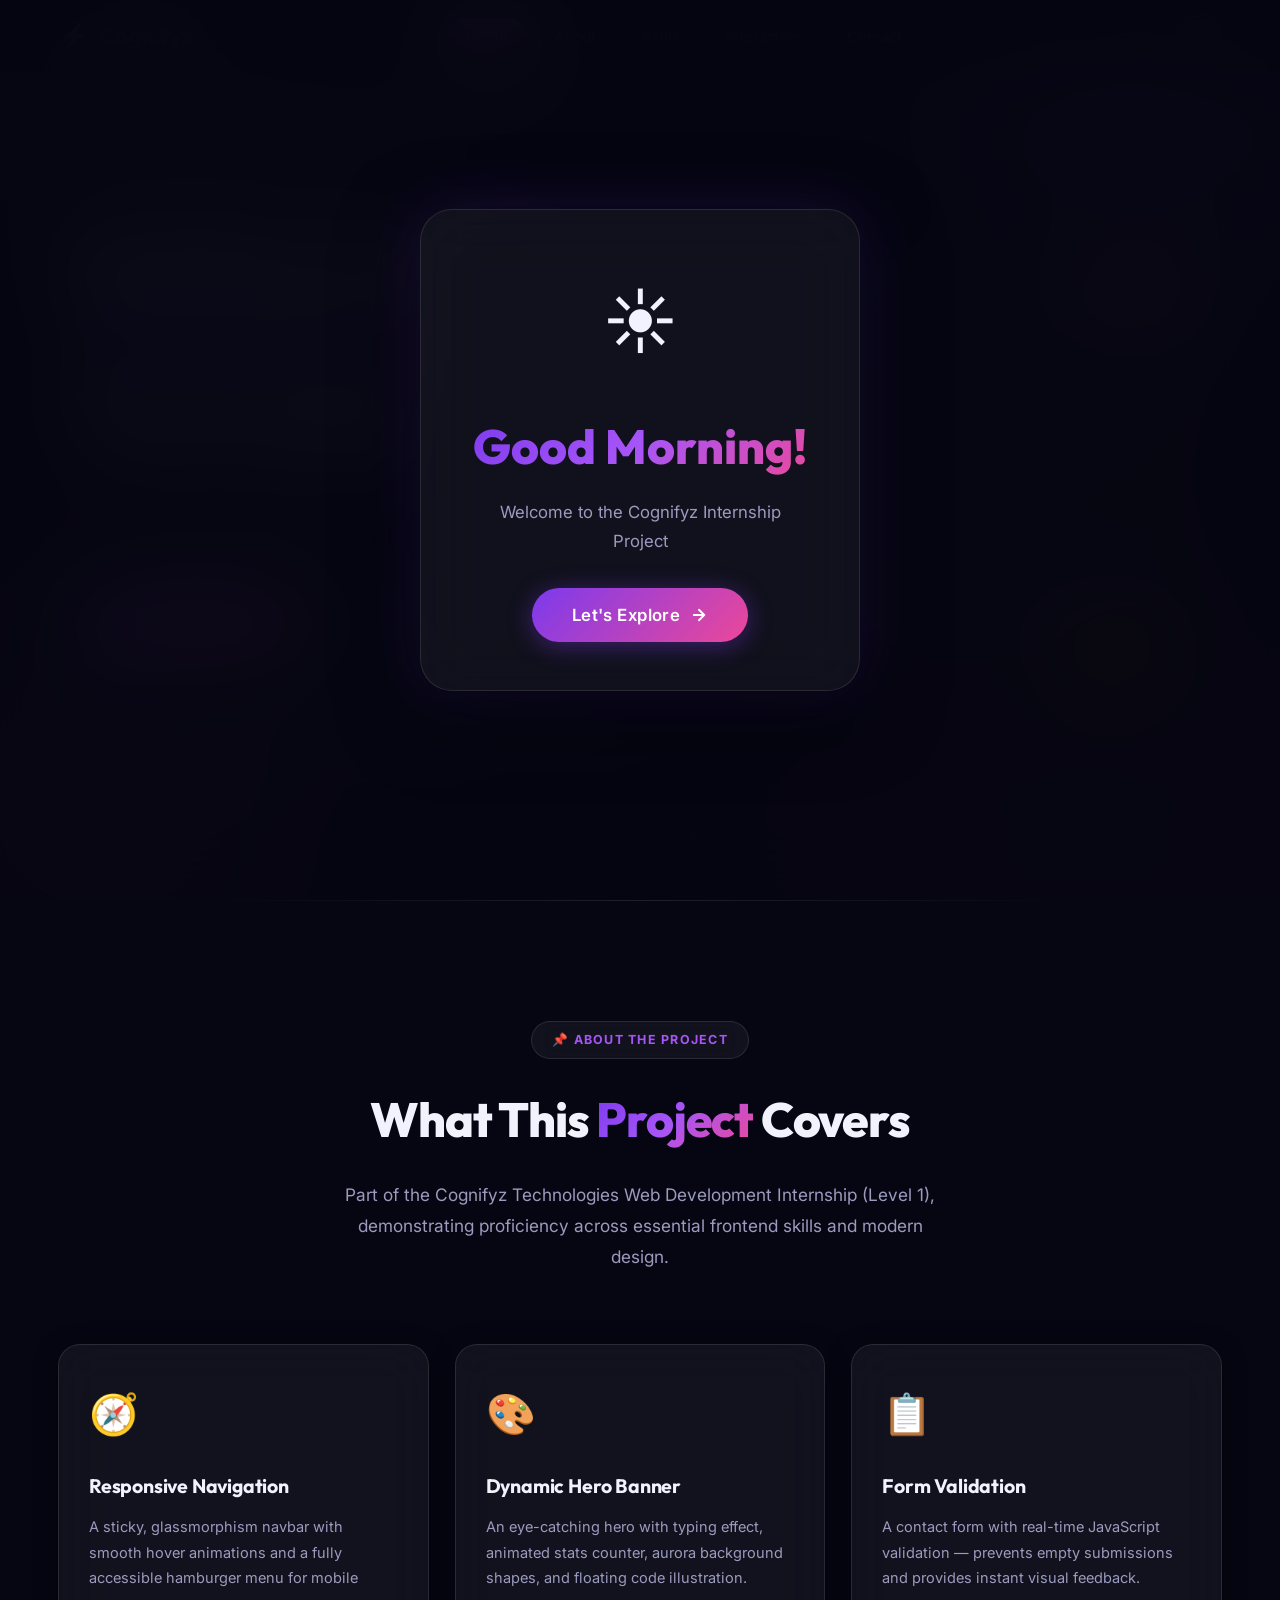
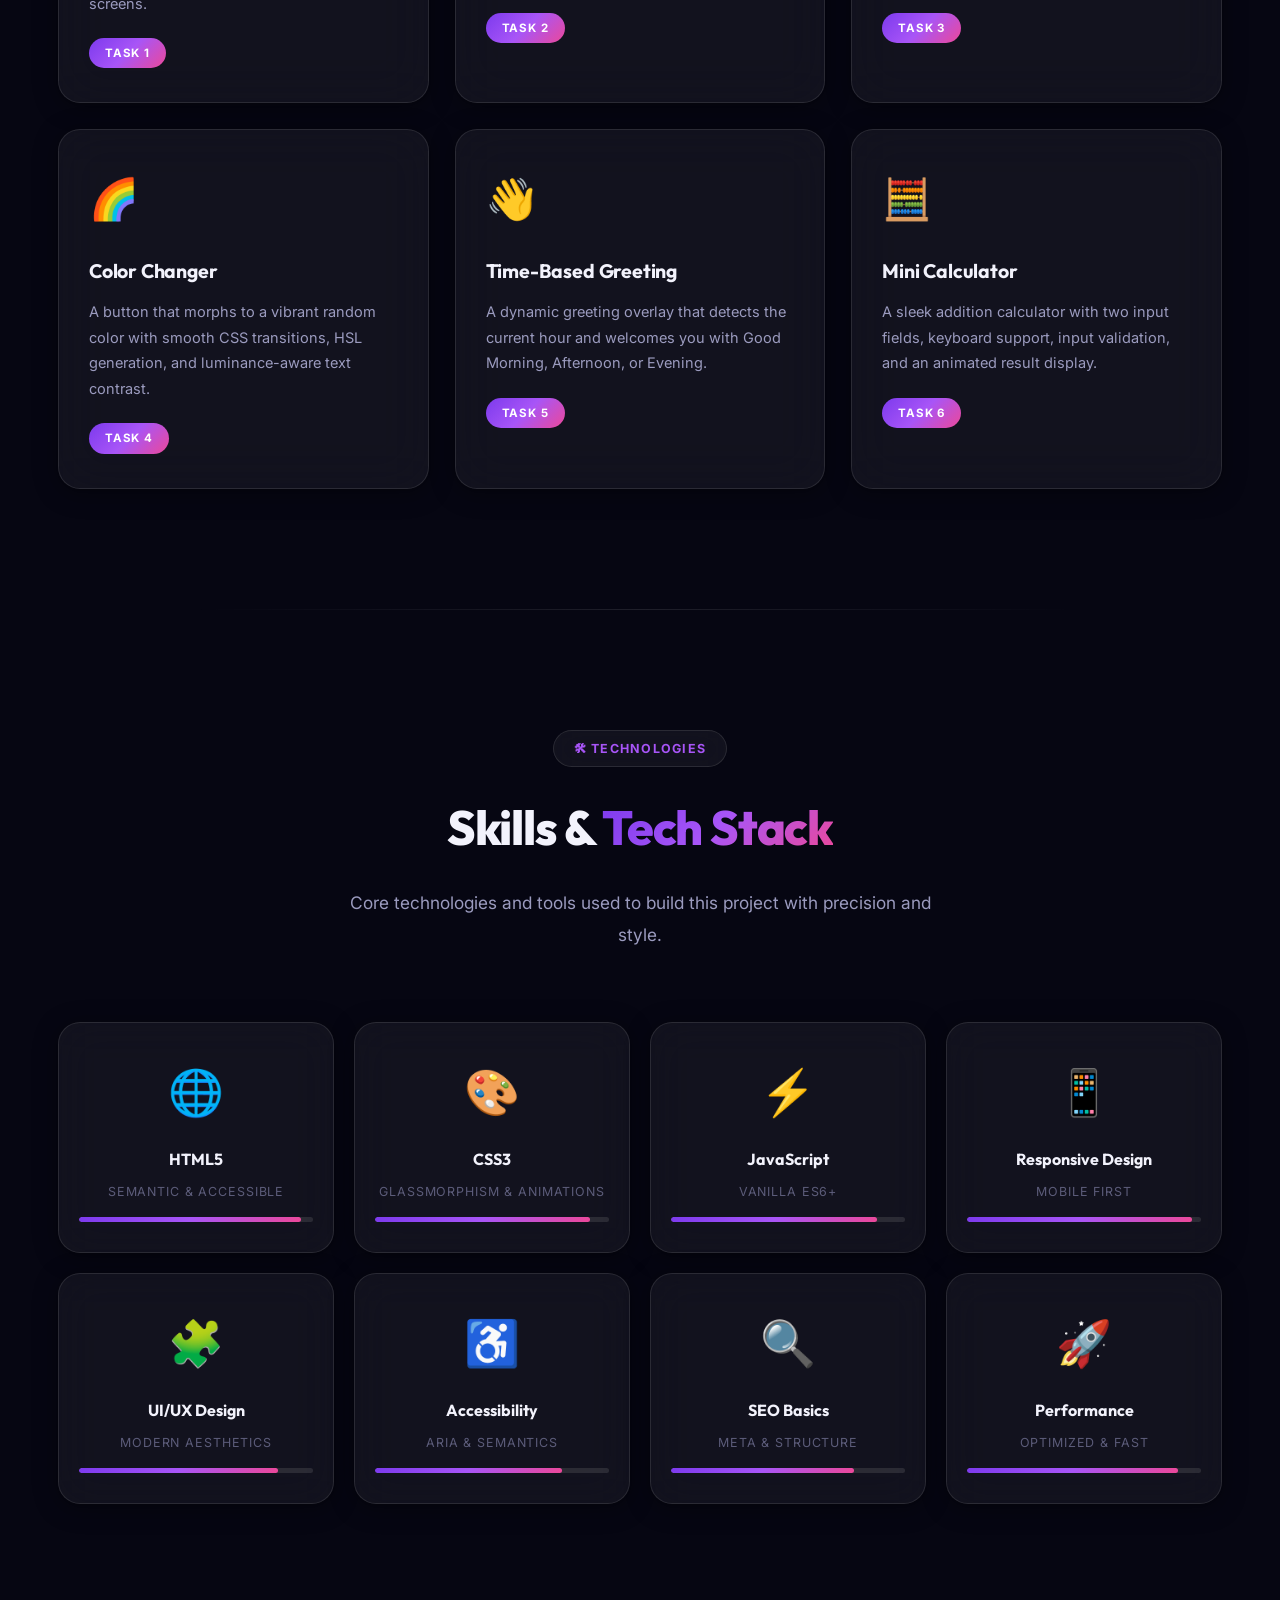
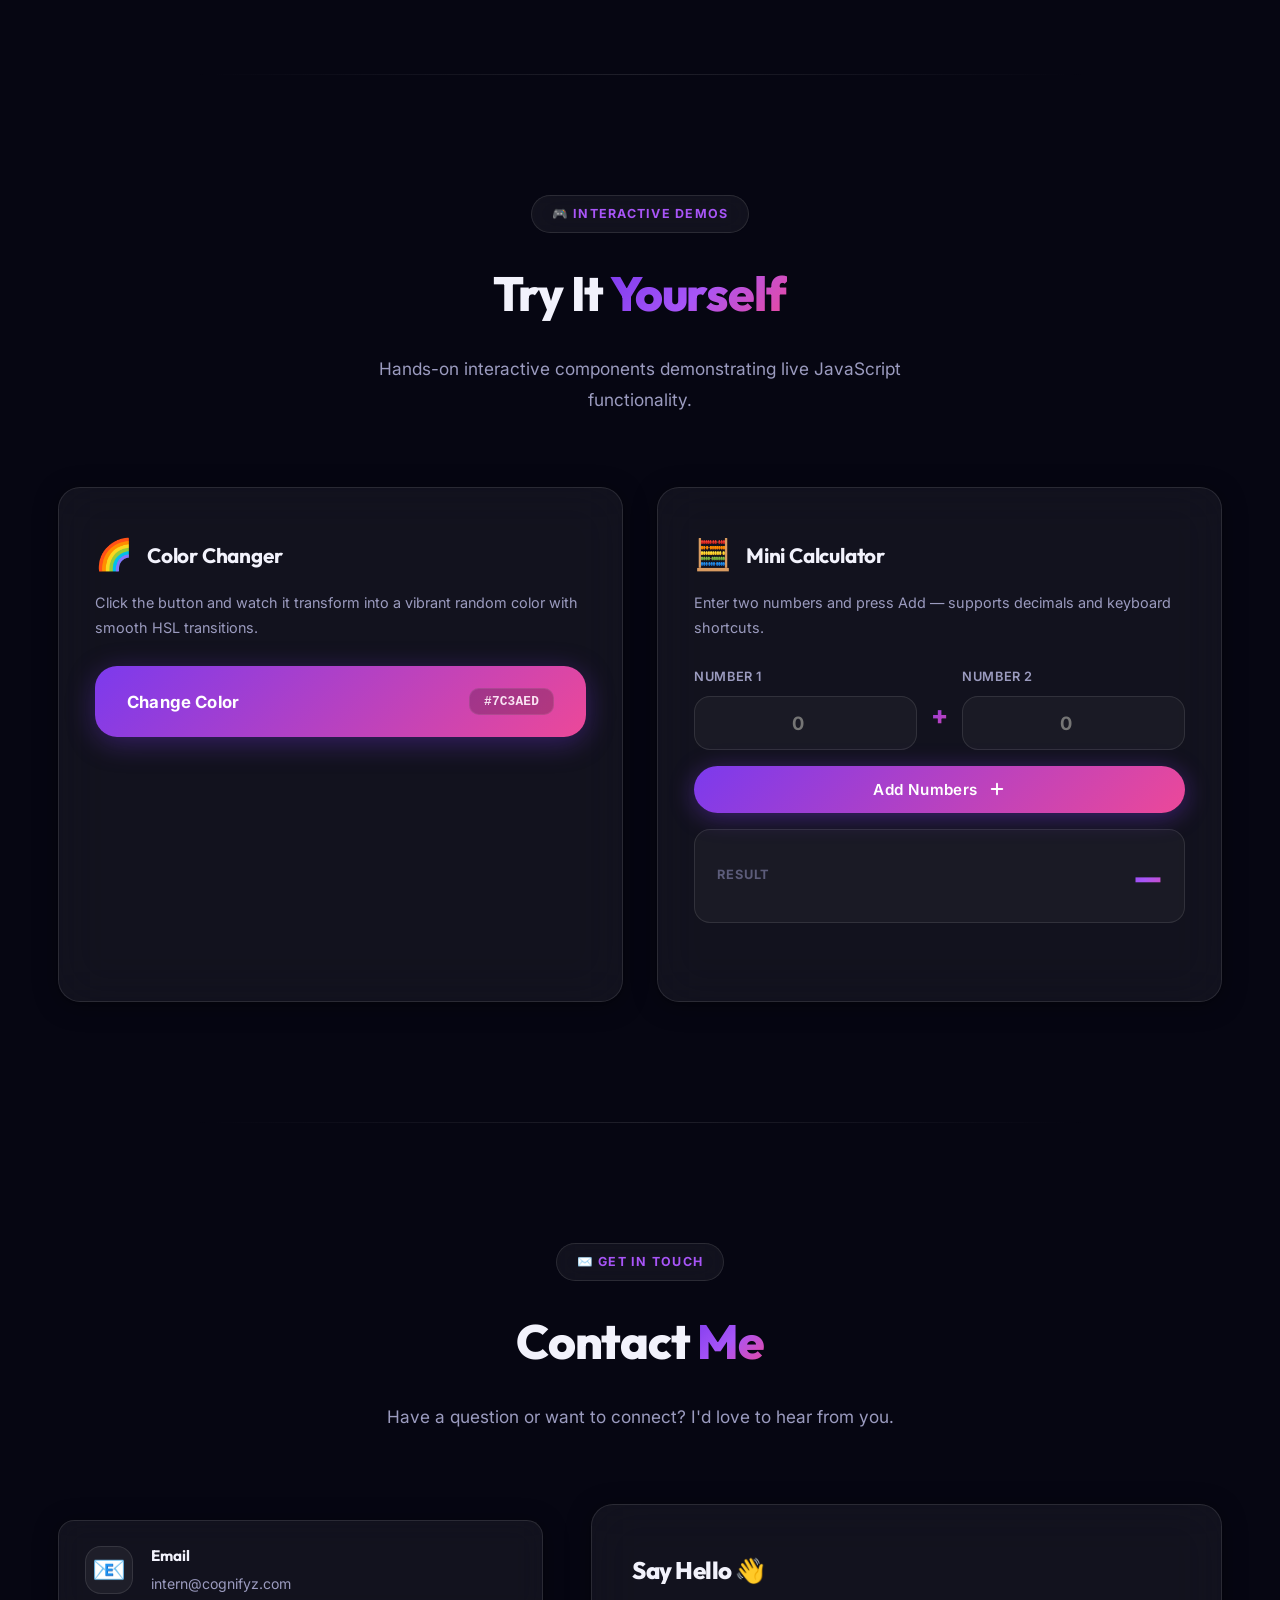
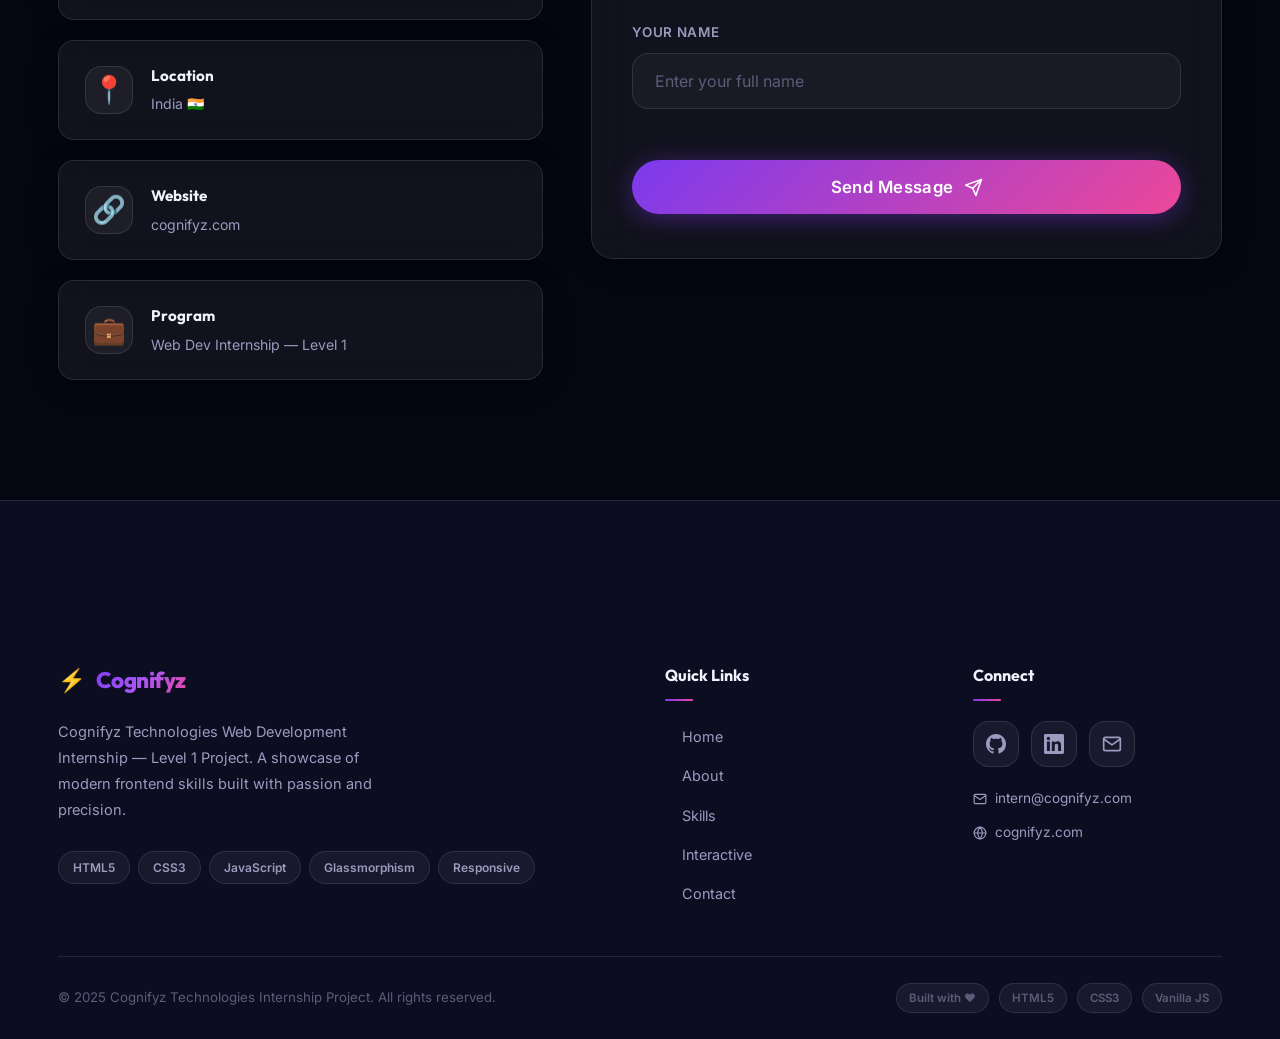
<file: index.html>
<!DOCTYPE html>
<html lang="en" data-theme="dark">
<head>
    <meta charset="UTF-8">
    <meta name="viewport" content="width=device-width, initial-scale=1.0">
    <meta name="description" content="Cognifyz Technologies Level 1 Web Development Internship Project — A professional portfolio showcasing modern HTML, CSS, and JavaScript skills.">
    <meta name="keywords" content="Cognifyz, Internship, Web Development, Portfolio, Frontend, Glassmorphism">
    <meta name="author" content="Cognifyz Intern">
    <meta name="theme-color" content="#060612">
    <title>Cognifyz Level 1 Internship Project</title>
    <link rel="preconnect" href="https://fonts.googleapis.com">
    <link rel="preconnect" href="https://fonts.gstatic.com" crossorigin>
    <link href="https://fonts.googleapis.com/css2?family=Inter:wght@300;400;500;600;700;800&family=Outfit:wght@300;400;500;600;700;800;900&display=swap" rel="stylesheet">
    <link rel="stylesheet" href="style.css">
</head>
<body>

    <!-- ==================== SCROLL PROGRESS BAR ==================== -->
    <div id="scroll-progress"></div>

    <!-- ==================== GREETING OVERLAY ==================== -->
    <div id="greeting-overlay" class="greeting-overlay">
        <div class="greeting-content">
            <span class="greeting-icon" id="greeting-icon">☀️</span>
            <h2 id="greeting-text">Good Evening!</h2>
            <p id="greeting-sub">Welcome to the Cognifyz Internship Project</p>
            <button id="greeting-dismiss" class="btn btn-primary btn-lg" onclick="dismissGreeting()">
                <span>Let's Explore</span>
                <svg width="18" height="18" viewBox="0 0 24 24" fill="none" stroke="currentColor" stroke-width="2.5" stroke-linecap="round" stroke-linejoin="round"><line x1="5" y1="12" x2="19" y2="12"/><polyline points="12 5 19 12 12 19"/></svg>
            </button>
        </div>
    </div>

    <!-- ==================== NAVIGATION BAR ==================== -->
    <nav id="navbar" class="navbar">
        <div class="nav-container">
            <a href="#" class="nav-logo">
                <span class="logo-icon">⚡</span>
                <span class="logo-text" style="background: var(--gradient-aurora); -webkit-background-clip: text; -webkit-text-fill-color: transparent; background-clip: text;">Cognifyz</span>
            </a>

            <ul class="nav-links" id="nav-links">
                <li><a href="#home"        class="nav-link active" data-section="home">Home</a></li>
                <li><a href="#about"       class="nav-link"        data-section="about">About</a></li>
                <li><a href="#skills"      class="nav-link"        data-section="skills">Skills</a></li>
                <li><a href="#interactive" class="nav-link"        data-section="interactive">Interactive</a></li>
                <li><a href="#contact"     class="nav-link"        data-section="contact">Contact</a></li>
            </ul>

            <div class="nav-actions">
                <!-- Dark/Light Mode Toggle -->
                <button id="theme-toggle" class="theme-toggle" aria-label="Toggle dark/light mode" title="Toggle Theme">
                    <span class="theme-icon-sun">☀️</span>
                    <span class="theme-icon-moon">🌙</span>
                </button>

                <!-- Hamburger Menu -->
                <button class="hamburger" id="hamburger" aria-label="Toggle menu">
                    <span class="bar"></span>
                    <span class="bar"></span>
                    <span class="bar"></span>
                </button>
            </div>
        </div>
    </nav>

    <!-- ==================== HERO SECTION ==================== -->
    <section id="home" class="hero-section">
        <div class="hero-bg-shapes">
            <div class="shape shape-1"></div>
            <div class="shape shape-2"></div>
            <div class="shape shape-3"></div>
            <div class="shape shape-4"></div>
        </div>
        <div class="hero-container">
            <div class="hero-content reveal">
                <span class="hero-badge">🚀 Cognifyz Technologies Internship — Level 1</span>
                <h1 class="hero-title">
                    Building Modern<br>
                    <span class="gradient-text">Web Experiences</span><br>
                    That Inspire
                </h1>
                <p class="hero-description">
                    A stunning, professional web application showcasing Level 1 tasks — crafted with
                    <span class="typing-text" id="typing-text"></span><span class="cursor-blink">|</span>
                </p>
                <div class="hero-buttons">
                    <a href="#about" class="btn btn-primary btn-lg">
                        <span>Explore Project</span>
                        <svg width="19" height="19" viewBox="0 0 24 24" fill="none" stroke="currentColor" stroke-width="2.5" stroke-linecap="round" stroke-linejoin="round"><line x1="5" y1="12" x2="19" y2="12"/><polyline points="12 5 19 12 12 19"/></svg>
                    </a>
                    <a href="#contact" class="btn btn-outline btn-lg">Get In Touch</a>
                </div>
                <div class="hero-stats">
                    <div class="stat-item">
                        <span class="stat-number" data-count="8">0</span>
                        <span class="stat-label">Tasks Done</span>
                    </div>
                    <div class="stat-item">
                        <span class="stat-number" data-count="3">0</span>
                        <span class="stat-label">Technologies</span>
                    </div>
                    <div class="stat-item">
                        <span class="stat-number" data-count="100">0</span>
                        <span class="stat-label">% Responsive</span>
                    </div>
                </div>
            </div>
            <div class="hero-visual reveal-right">
                <div class="hero-illustration">
                    <div class="code-window">
                        <div class="code-header">
                            <div class="code-dots">
                                <span class="dot dot-red"></span>
                                <span class="dot dot-yellow"></span>
                                <span class="dot dot-green"></span>
                            </div>
                            <span class="code-title">index.html</span>
                        </div>
                        <div class="code-body">
                            <pre><code><span class="code-tag">&lt;html&gt;</span>
  <span class="code-tag">&lt;head&gt;</span>
    <span class="code-tag">&lt;title&gt;</span><span class="code-str">Cognifyz</span><span class="code-tag">&lt;/title&gt;</span>
  <span class="code-tag">&lt;/head&gt;</span>
  <span class="code-tag">&lt;body&gt;</span>
    <span class="code-tag">&lt;h1&gt;</span><span class="code-str">Hello World!</span><span class="code-tag">&lt;/h1&gt;</span>
    <span class="code-comment">&lt;!-- Level 1 Tasks --&gt;</span>
    <span class="code-tag">&lt;script <span class="code-attr">src</span>=<span class="code-str">"script.js"</span>&gt;</span>
    <span class="code-tag">&lt;/script&gt;</span>
  <span class="code-tag">&lt;/body&gt;</span>
<span class="code-tag">&lt;/html&gt;</span></code></pre>
                        </div>
                    </div>
                    <!-- Floating tech badges -->
                    <div class="floating-badge badge-html">HTML5</div>
                    <div class="floating-badge badge-css">CSS3</div>
                    <div class="floating-badge badge-js">JS ES6+</div>
                </div>
            </div>
        </div>
        <div class="hero-scroll-indicator">
            <span>Scroll Down</span>
            <div class="scroll-arrow"></div>
        </div>
    </section>

    <div class="section-divider"></div>

    <!-- ==================== ABOUT SECTION ==================== -->
    <section id="about" class="about-section">
        <div class="container">
            <div class="section-header reveal">
                <span class="section-badge">📌 About The Project</span>
                <h2 class="section-title">What This <span class="gradient-text">Project</span> Covers</h2>
                <p class="section-subtitle">
                    Part of the Cognifyz Technologies Web Development Internship (Level 1),
                    demonstrating proficiency across essential frontend skills and modern design.
                </p>
            </div>

            <div class="about-grid">
                <!-- Card 1 -->
                <div class="glass-card reveal" style="--delay: 0.05s">
                    <div class="card-icon">🧭</div>
                    <h3 class="card-title">Responsive Navigation</h3>
                    <p class="card-text">A sticky, glassmorphism navbar with smooth hover animations and a fully accessible hamburger menu for mobile screens.</p>
                    <span class="card-tag">Task 1</span>
                </div>
                <!-- Card 2 -->
                <div class="glass-card reveal" style="--delay: 0.12s">
                    <div class="card-icon">🎨</div>
                    <h3 class="card-title">Dynamic Hero Banner</h3>
                    <p class="card-text">An eye-catching hero with typing effect, animated stats counter, aurora background shapes, and floating code illustration.</p>
                    <span class="card-tag">Task 2</span>
                </div>
                <!-- Card 3 -->
                <div class="glass-card reveal" style="--delay: 0.19s">
                    <div class="card-icon">📋</div>
                    <h3 class="card-title">Form Validation</h3>
                    <p class="card-text">A contact form with real-time JavaScript validation — prevents empty submissions and provides instant visual feedback.</p>
                    <span class="card-tag">Task 3</span>
                </div>
                <!-- Card 4 -->
                <div class="glass-card reveal" style="--delay: 0.26s">
                    <div class="card-icon">🌈</div>
                    <h3 class="card-title">Color Changer</h3>
                    <p class="card-text">A button that morphs to a vibrant random color with smooth CSS transitions, HSL generation, and luminance-aware text contrast.</p>
                    <span class="card-tag">Task 4</span>
                </div>
                <!-- Card 5 -->
                <div class="glass-card reveal" style="--delay: 0.33s">
                    <div class="card-icon">👋</div>
                    <h3 class="card-title">Time-Based Greeting</h3>
                    <p class="card-text">A dynamic greeting overlay that detects the current hour and welcomes you with Good Morning, Afternoon, or Evening.</p>
                    <span class="card-tag">Task 5</span>
                </div>
                <!-- Card 6 -->
                <div class="glass-card reveal" style="--delay: 0.40s">
                    <div class="card-icon">🧮</div>
                    <h3 class="card-title">Mini Calculator</h3>
                    <p class="card-text">A sleek addition calculator with two input fields, keyboard support, input validation, and an animated result display.</p>
                    <span class="card-tag">Task 6</span>
                </div>
            </div>
        </div>
    </section>

    <div class="section-divider"></div>

    <!-- ==================== SKILLS SECTION ==================== -->
    <section id="skills" class="skills-section">
        <div class="container">
            <div class="section-header reveal">
                <span class="section-badge">🛠 Technologies</span>
                <h2 class="section-title">Skills &amp; <span class="gradient-text">Tech Stack</span></h2>
                <p class="section-subtitle">Core technologies and tools used to build this project with precision and style.</p>
            </div>

            <div class="skills-grid">
                <div class="skill-card reveal" style="--delay: 0.05s">
                    <span class="skill-icon">🌐</span>
                    <div class="skill-name">HTML5</div>
                    <div class="skill-level">Semantic & Accessible</div>
                    <div class="skill-bar-bg">
                        <div class="skill-bar-fill" data-width="95"></div>
                    </div>
                </div>
                <div class="skill-card reveal" style="--delay: 0.12s">
                    <span class="skill-icon">🎨</span>
                    <div class="skill-name">CSS3</div>
                    <div class="skill-level">Glassmorphism & Animations</div>
                    <div class="skill-bar-bg">
                        <div class="skill-bar-fill" data-width="92"></div>
                    </div>
                </div>
                <div class="skill-card reveal" style="--delay: 0.19s">
                    <span class="skill-icon">⚡</span>
                    <div class="skill-name">JavaScript</div>
                    <div class="skill-level">Vanilla ES6+</div>
                    <div class="skill-bar-bg">
                        <div class="skill-bar-fill" data-width="88"></div>
                    </div>
                </div>
                <div class="skill-card reveal" style="--delay: 0.26s">
                    <span class="skill-icon">📱</span>
                    <div class="skill-name">Responsive Design</div>
                    <div class="skill-level">Mobile First</div>
                    <div class="skill-bar-bg">
                        <div class="skill-bar-fill" data-width="96"></div>
                    </div>
                </div>
                <div class="skill-card reveal" style="--delay: 0.33s">
                    <span class="skill-icon">🧩</span>
                    <div class="skill-name">UI/UX Design</div>
                    <div class="skill-level">Modern Aesthetics</div>
                    <div class="skill-bar-bg">
                        <div class="skill-bar-fill" data-width="85"></div>
                    </div>
                </div>
                <div class="skill-card reveal" style="--delay: 0.40s">
                    <span class="skill-icon">♿</span>
                    <div class="skill-name">Accessibility</div>
                    <div class="skill-level">ARIA & Semantics</div>
                    <div class="skill-bar-bg">
                        <div class="skill-bar-fill" data-width="80"></div>
                    </div>
                </div>
                <div class="skill-card reveal" style="--delay: 0.47s">
                    <span class="skill-icon">🔍</span>
                    <div class="skill-name">SEO Basics</div>
                    <div class="skill-level">Meta & Structure</div>
                    <div class="skill-bar-bg">
                        <div class="skill-bar-fill" data-width="78"></div>
                    </div>
                </div>
                <div class="skill-card reveal" style="--delay: 0.54s">
                    <span class="skill-icon">🚀</span>
                    <div class="skill-name">Performance</div>
                    <div class="skill-level">Optimized & Fast</div>
                    <div class="skill-bar-bg">
                        <div class="skill-bar-fill" data-width="90"></div>
                    </div>
                </div>
            </div>
        </div>
    </section>

    <div class="section-divider"></div>

    <!-- ==================== INTERACTIVE SECTION ==================== -->
    <section id="interactive" class="interactive-section">
        <div class="container">
            <div class="section-header reveal">
                <span class="section-badge">🎮 Interactive Demos</span>
                <h2 class="section-title">Try It <span class="gradient-text">Yourself</span></h2>
                <p class="section-subtitle">Hands-on interactive components demonstrating live JavaScript functionality.</p>
            </div>

            <div class="interactive-grid">
                <!-- Color Changer Widget -->
                <div class="interactive-card glass-card reveal" style="--delay: 0.08s">
                    <div class="interactive-header">
                        <span class="widget-icon">🌈</span>
                        <h3>Color Changer</h3>
                    </div>
                    <p class="widget-desc">Click the button and watch it transform into a vibrant random color with smooth HSL transitions.</p>
                    <div class="widget-body">
                        <button id="color-changer-btn" class="color-changer-btn" onclick="changeColor()">
                            <span>Change Color</span>
                            <span class="color-hex" id="color-hex">#7C3AED</span>
                        </button>
                    </div>
                </div>

                <!-- Mini Calculator Widget -->
                <div class="interactive-card glass-card reveal" style="--delay: 0.18s">
                    <div class="interactive-header">
                        <span class="widget-icon">🧮</span>
                        <h3>Mini Calculator</h3>
                    </div>
                    <p class="widget-desc">Enter two numbers and press Add — supports decimals and keyboard shortcuts.</p>
                    <div class="widget-body">
                        <div class="calc-inputs">
                            <div class="calc-field">
                                <label for="calc-num1">Number 1</label>
                                <input type="number" id="calc-num1" placeholder="0" aria-label="First number">
                            </div>
                            <span class="calc-operator">+</span>
                            <div class="calc-field">
                                <label for="calc-num2">Number 2</label>
                                <input type="number" id="calc-num2" placeholder="0" aria-label="Second number">
                            </div>
                        </div>
                        <button id="calc-add-btn" class="btn btn-primary btn-block" onclick="calculateSum()">
                            <span>Add Numbers</span>
                            <svg width="18" height="18" viewBox="0 0 24 24" fill="none" stroke="currentColor" stroke-width="2.5" stroke-linecap="round" stroke-linejoin="round"><line x1="12" y1="5" x2="12" y2="19"/><line x1="5" y1="12" x2="19" y2="12"/></svg>
                        </button>
                        <div class="calc-result" id="calc-result">
                            <span class="calc-result-label">Result</span>
                            <span class="calc-result-value" id="calc-result-value">—</span>
                        </div>
                        <p class="calc-error" id="calc-error"></p>
                    </div>
                </div>
            </div>
        </div>
    </section>

    <div class="section-divider"></div>

    <!-- ==================== CONTACT SECTION ==================== -->
    <section id="contact" class="contact-section">
        <div class="container">
            <div class="section-header reveal">
                <span class="section-badge">✉️ Get In Touch</span>
                <h2 class="section-title">Contact <span class="gradient-text">Me</span></h2>
                <p class="section-subtitle">Have a question or want to connect? I'd love to hear from you.</p>
            </div>

            <div class="contact-wrapper">
                <div class="contact-info reveal-left">
                    <div class="contact-info-item">
                        <div class="info-icon">📧</div>
                        <div>
                            <h4>Email</h4>
                            <p>intern@cognifyz.com</p>
                        </div>
                    </div>
                    <div class="contact-info-item">
                        <div class="info-icon">📍</div>
                        <div>
                            <h4>Location</h4>
                            <p>India 🇮🇳</p>
                        </div>
                    </div>
                    <div class="contact-info-item">
                        <div class="info-icon">🔗</div>
                        <div>
                            <h4>Website</h4>
                            <p>cognifyz.com</p>
                        </div>
                    </div>
                    <div class="contact-info-item">
                        <div class="info-icon">💼</div>
                        <div>
                            <h4>Program</h4>
                            <p>Web Dev Internship — Level 1</p>
                        </div>
                    </div>
                </div>

                <form id="contact-form" class="contact-form glass-card reveal-right" onsubmit="return handleFormSubmit(event)">
                    <h3 class="form-title">Say Hello 👋</h3>
                    <div class="form-group">
                        <label for="contact-name">Your Name</label>
                        <input
                            type="text"
                            id="contact-name"
                            name="name"
                            placeholder="Enter your full name"
                            autocomplete="name"
                            aria-label="Your Name"
                        >
                        <p class="form-error" id="name-error"></p>
                    </div>
                    <button type="submit" id="contact-submit" class="btn btn-primary btn-block btn-lg">
                        <span>Send Message</span>
                        <svg width="19" height="19" viewBox="0 0 24 24" fill="none" stroke="currentColor" stroke-width="2" stroke-linecap="round" stroke-linejoin="round"><line x1="22" y1="2" x2="11" y2="13"/><polygon points="22 2 15 22 11 13 2 9 22 2"/></svg>
                    </button>
                    <div class="form-success" id="form-success">
                        <span class="success-icon">✅</span>
                        <p>Thank you, <span id="success-name"></span>! Your message was received.</p>
                    </div>
                </form>
            </div>
        </div>
    </section>

    <!-- ==================== FOOTER ==================== -->
    <footer class="footer">
        <div class="footer-wave">
            <svg viewBox="0 0 1440 90" preserveAspectRatio="none">
                <path d="M0,30 C240,80 480,0 720,45 C960,90 1200,10 1440,50 L1440,90 L0,90 Z" fill="currentColor"/>
            </svg>
        </div>
        <div class="container">
            <div class="footer-content">
                <!-- Brand -->
                <div class="footer-brand">
                    <div class="footer-brand-logo">
                        <span>⚡</span>
                        <span style="background: var(--gradient-aurora); -webkit-background-clip: text; -webkit-text-fill-color: transparent; background-clip: text;">Cognifyz</span>
                    </div>
                    <p class="footer-desc">
                        Cognifyz Technologies Web Development Internship — Level 1 Project.
                        A showcase of modern frontend skills built with passion and precision.
                    </p>
                    <div class="footer-tags">
                        <span class="footer-tag">HTML5</span>
                        <span class="footer-tag">CSS3</span>
                        <span class="footer-tag">JavaScript</span>
                        <span class="footer-tag">Glassmorphism</span>
                        <span class="footer-tag">Responsive</span>
                    </div>
                </div>

                <!-- Quick Links -->
                <div>
                    <h4 class="footer-col-title">Quick Links</h4>
                    <ul class="footer-links">
                        <li><a href="#home">Home</a></li>
                        <li><a href="#about">About</a></li>
                        <li><a href="#skills">Skills</a></li>
                        <li><a href="#interactive">Interactive</a></li>
                        <li><a href="#contact">Contact</a></li>
                    </ul>
                </div>

                <!-- Connect -->
                <div>
                    <h4 class="footer-col-title">Connect</h4>
                    <div class="footer-social">
                        <a href="https://github.com" target="_blank" rel="noopener noreferrer" aria-label="GitHub" class="social-link">
                            <svg width="20" height="20" viewBox="0 0 24 24" fill="currentColor"><path d="M12 0C5.37 0 0 5.37 0 12c0 5.31 3.435 9.795 8.205 11.385.6.105.825-.255.825-.57 0-.285-.015-1.23-.015-2.235-3.015.555-3.795-.735-4.035-1.41-.135-.345-.72-1.41-1.23-1.695-.42-.225-1.02-.78-.015-.795.945-.015 1.62.87 1.845 1.23 1.08 1.815 2.805 1.305 3.495.99.105-.78.42-1.305.765-1.605-2.67-.3-5.46-1.335-5.46-5.925 0-1.305.465-2.385 1.23-3.225-.12-.3-.54-1.53.12-3.18 0 0 1.005-.315 3.3 1.23.96-.27 1.98-.405 3-.405s2.04.135 3 .405c2.295-1.56 3.3-1.23 3.3-1.23.66 1.65.24 2.88.12 3.18.765.84 1.23 1.905 1.23 3.225 0 4.605-2.805 5.625-5.475 5.925.435.375.81 1.095.81 2.22 0 1.605-.015 2.895-.015 3.3 0 .315.225.69.825.57A12.02 12.02 0 0024 12c0-6.63-5.37-12-12-12z"/></svg>
                        </a>
                        <a href="https://linkedin.com" target="_blank" rel="noopener noreferrer" aria-label="LinkedIn" class="social-link">
                            <svg width="20" height="20" viewBox="0 0 24 24" fill="currentColor"><path d="M20.447 20.452h-3.554v-5.569c0-1.328-.027-3.037-1.852-3.037-1.853 0-2.136 1.445-2.136 2.939v5.667H9.351V9h3.414v1.561h.046c.477-.9 1.637-1.85 3.37-1.85 3.601 0 4.267 2.37 4.267 5.455v6.286zM5.337 7.433a2.062 2.062 0 01-2.063-2.065 2.064 2.064 0 112.063 2.065zm1.782 13.019H3.555V9h3.564v11.452zM22.225 0H1.771C.792 0 0 .774 0 1.729v20.542C0 23.227.792 24 1.771 24h20.451C23.2 24 24 23.227 24 22.271V1.729C24 .774 23.2 0 22.222 0h.003z"/></svg>
                        </a>
                        <a href="mailto:intern@cognifyz.com" aria-label="Email" class="social-link">
                            <svg width="20" height="20" viewBox="0 0 24 24" fill="none" stroke="currentColor" stroke-width="2" stroke-linecap="round" stroke-linejoin="round"><path d="M4 4h16c1.1 0 2 .9 2 2v12c0 1.1-.9 2-2 2H4c-1.1 0-2-.9-2-2V6c0-1.1.9-2 2-2z"/><polyline points="22,6 12,13 2,6"/></svg>
                        </a>
                    </div>
                    <div class="footer-contact-mini">
                        <a href="mailto:intern@cognifyz.com">
                            <svg width="14" height="14" viewBox="0 0 24 24" fill="none" stroke="currentColor" stroke-width="2" stroke-linecap="round" stroke-linejoin="round"><path d="M4 4h16c1.1 0 2 .9 2 2v12c0 1.1-.9 2-2 2H4c-1.1 0-2-.9-2-2V6c0-1.1.9-2 2-2z"/><polyline points="22,6 12,13 2,6"/></svg>
                            intern@cognifyz.com
                        </a>
                        <a href="https://cognifyz.com" target="_blank" rel="noopener noreferrer">
                            <svg width="14" height="14" viewBox="0 0 24 24" fill="none" stroke="currentColor" stroke-width="2" stroke-linecap="round" stroke-linejoin="round"><circle cx="12" cy="12" r="10"/><line x1="2" y1="12" x2="22" y2="12"/><path d="M12 2a15.3 15.3 0 0 1 4 10 15.3 15.3 0 0 1-4 10 15.3 15.3 0 0 1-4-10 15.3 15.3 0 0 1 4-10z"/></svg>
                            cognifyz.com
                        </a>
                    </div>
                </div>
            </div>

            <!-- Footer Bottom -->
            <div class="footer-bottom">
                <p>&copy; 2025 Cognifyz Technologies Internship Project. All rights reserved.</p>
                <div class="footer-bottom-badges">
                    <span class="footer-badge-item">Built with ❤️</span>
                    <span class="footer-badge-item">HTML5</span>
                    <span class="footer-badge-item">CSS3</span>
                    <span class="footer-badge-item">Vanilla JS</span>
                </div>
            </div>
        </div>
    </footer>

    <!-- ==================== BACK TO TOP BUTTON ==================== -->
    <button id="back-to-top" class="back-to-top" aria-label="Back to top" title="Back to Top">
        <svg width="22" height="22" viewBox="0 0 24 24" fill="none" stroke="currentColor" stroke-width="2.5" stroke-linecap="round" stroke-linejoin="round"><polyline points="18 15 12 9 6 15"/></svg>
    </button>

    <script src="script.js"></script>
</body>
</html>
</file>
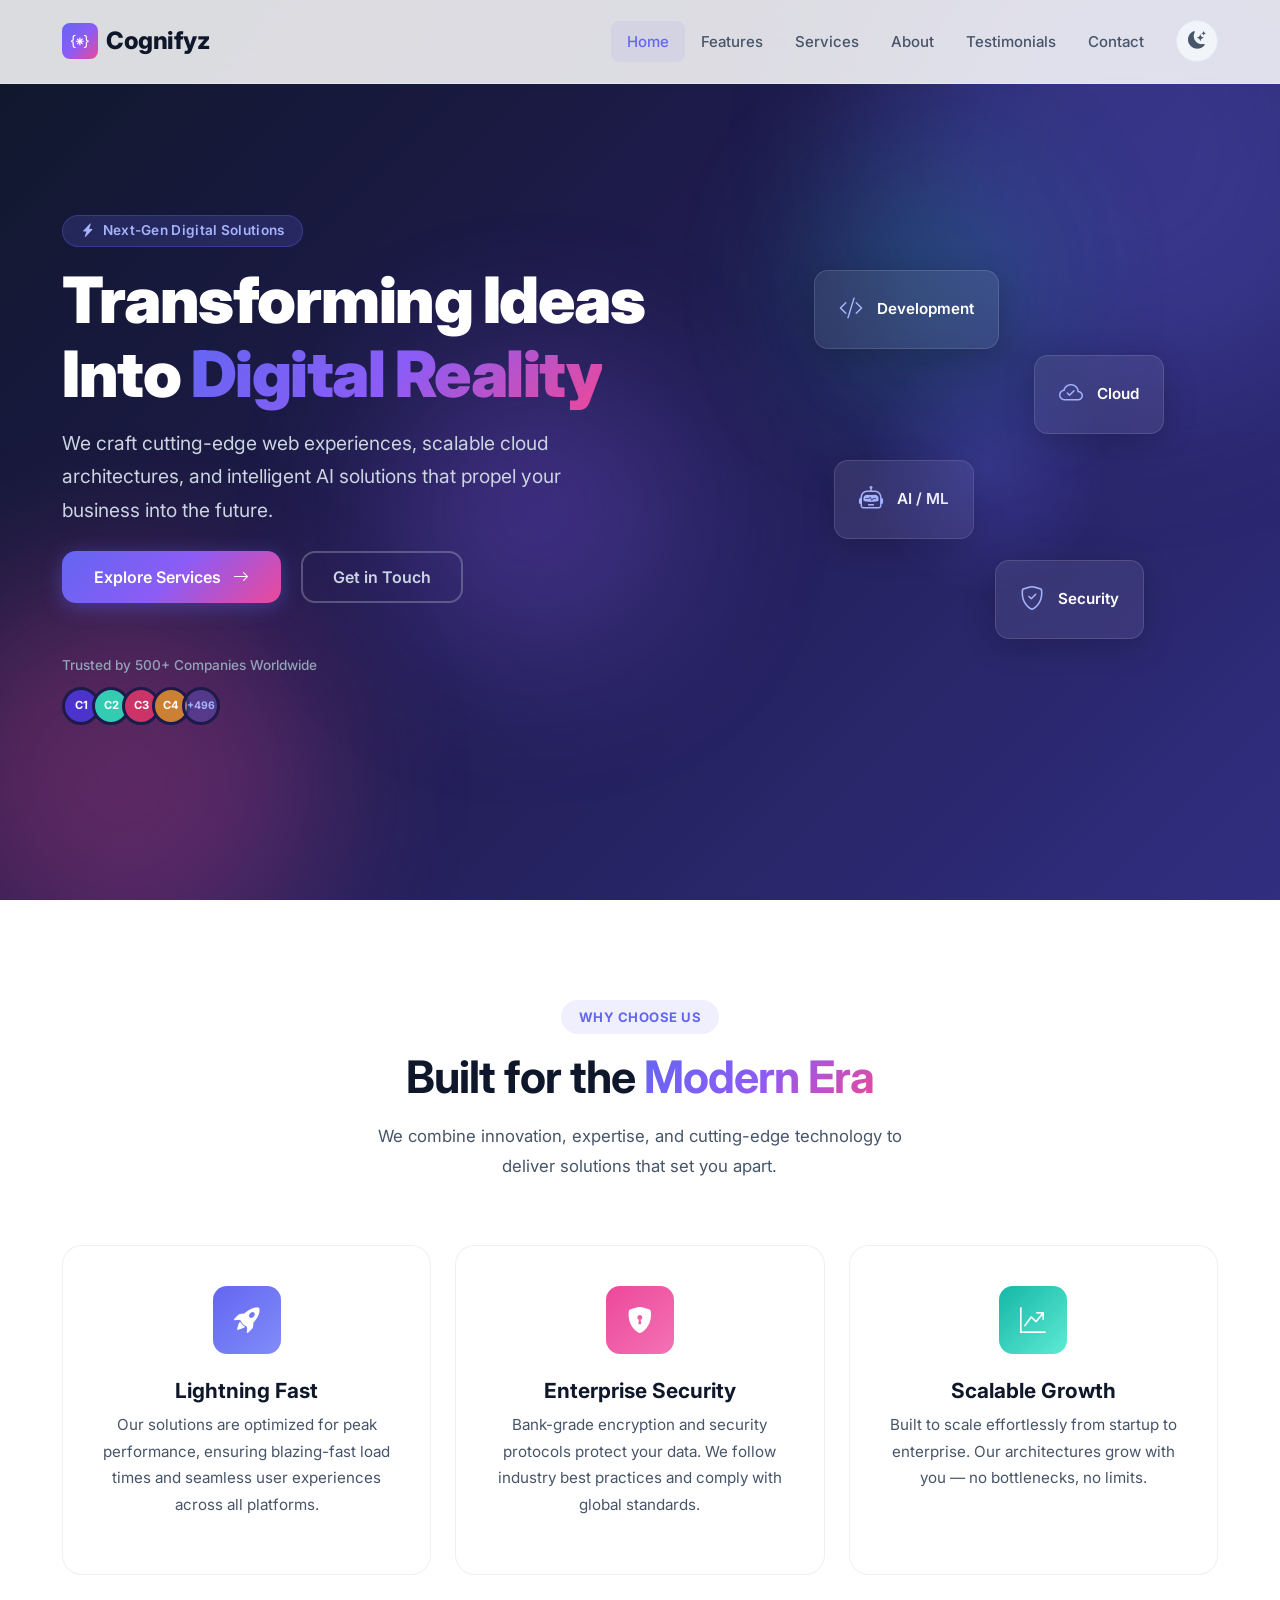
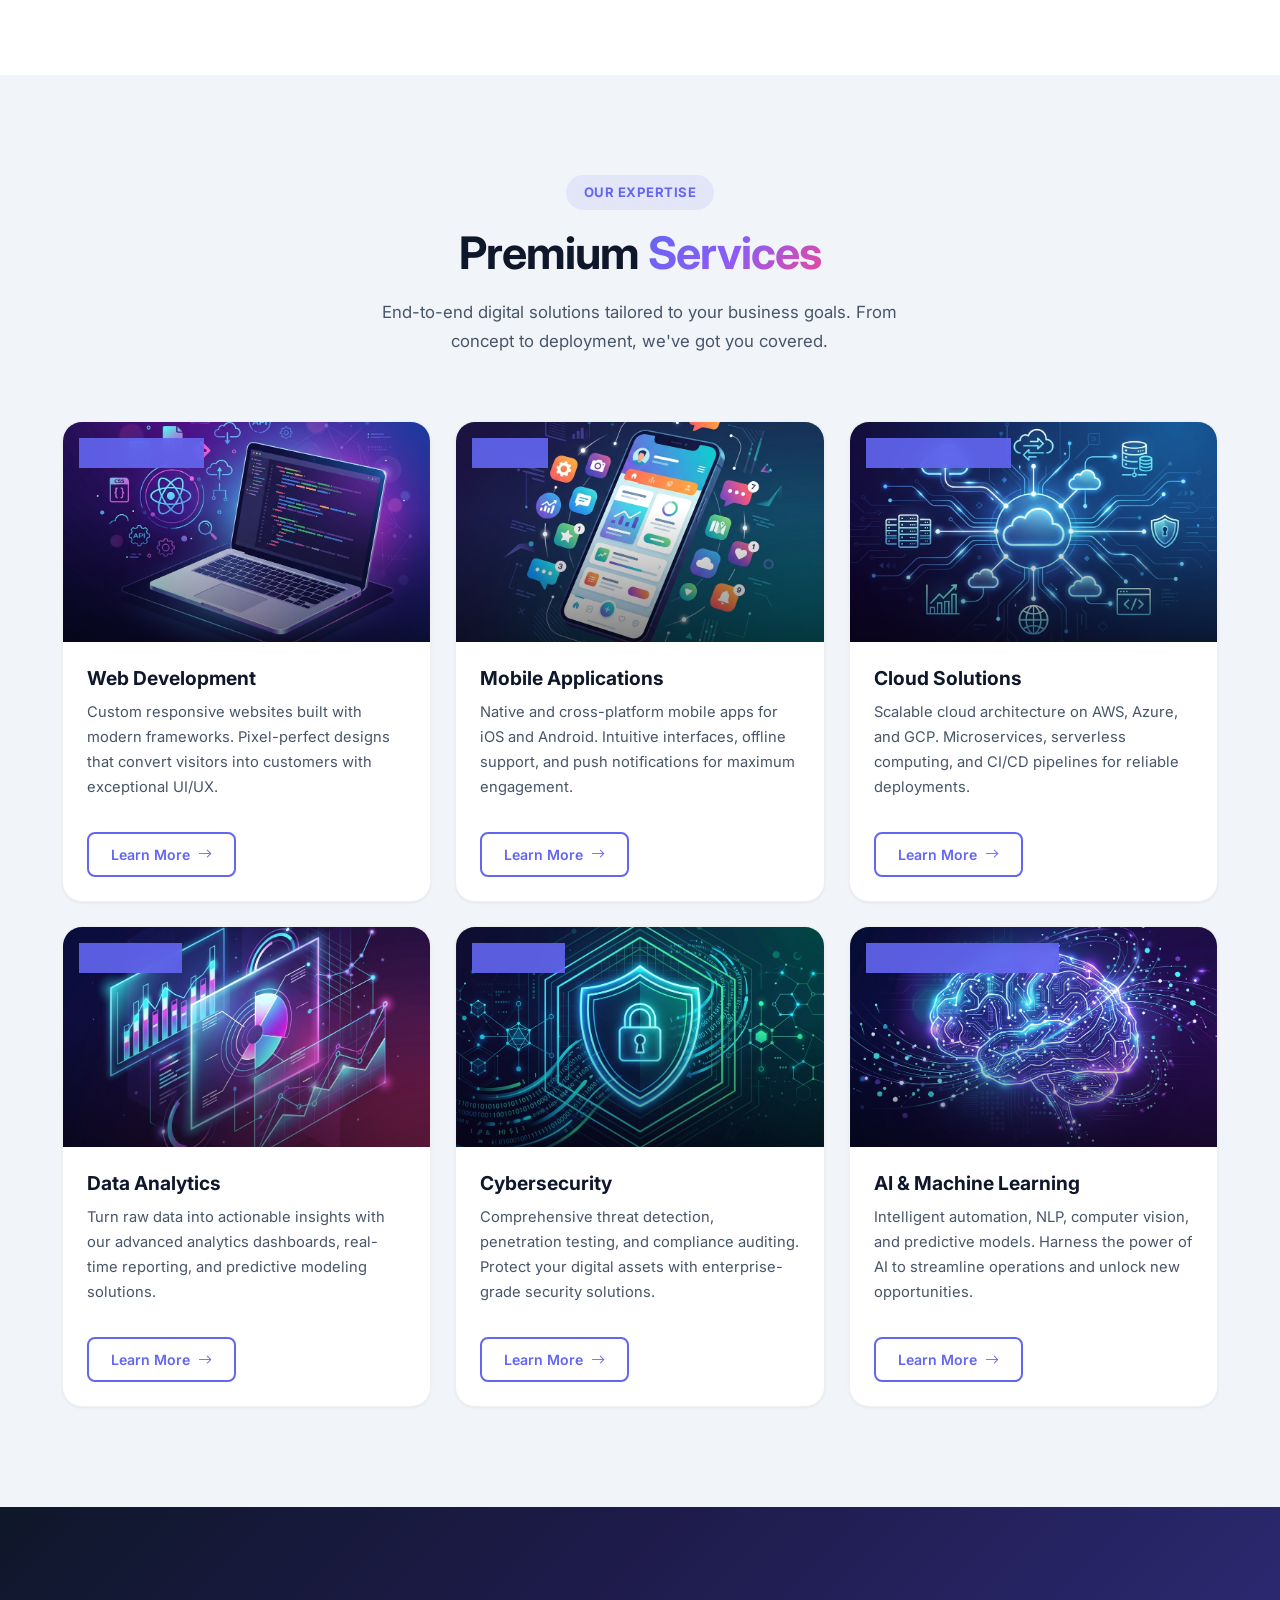
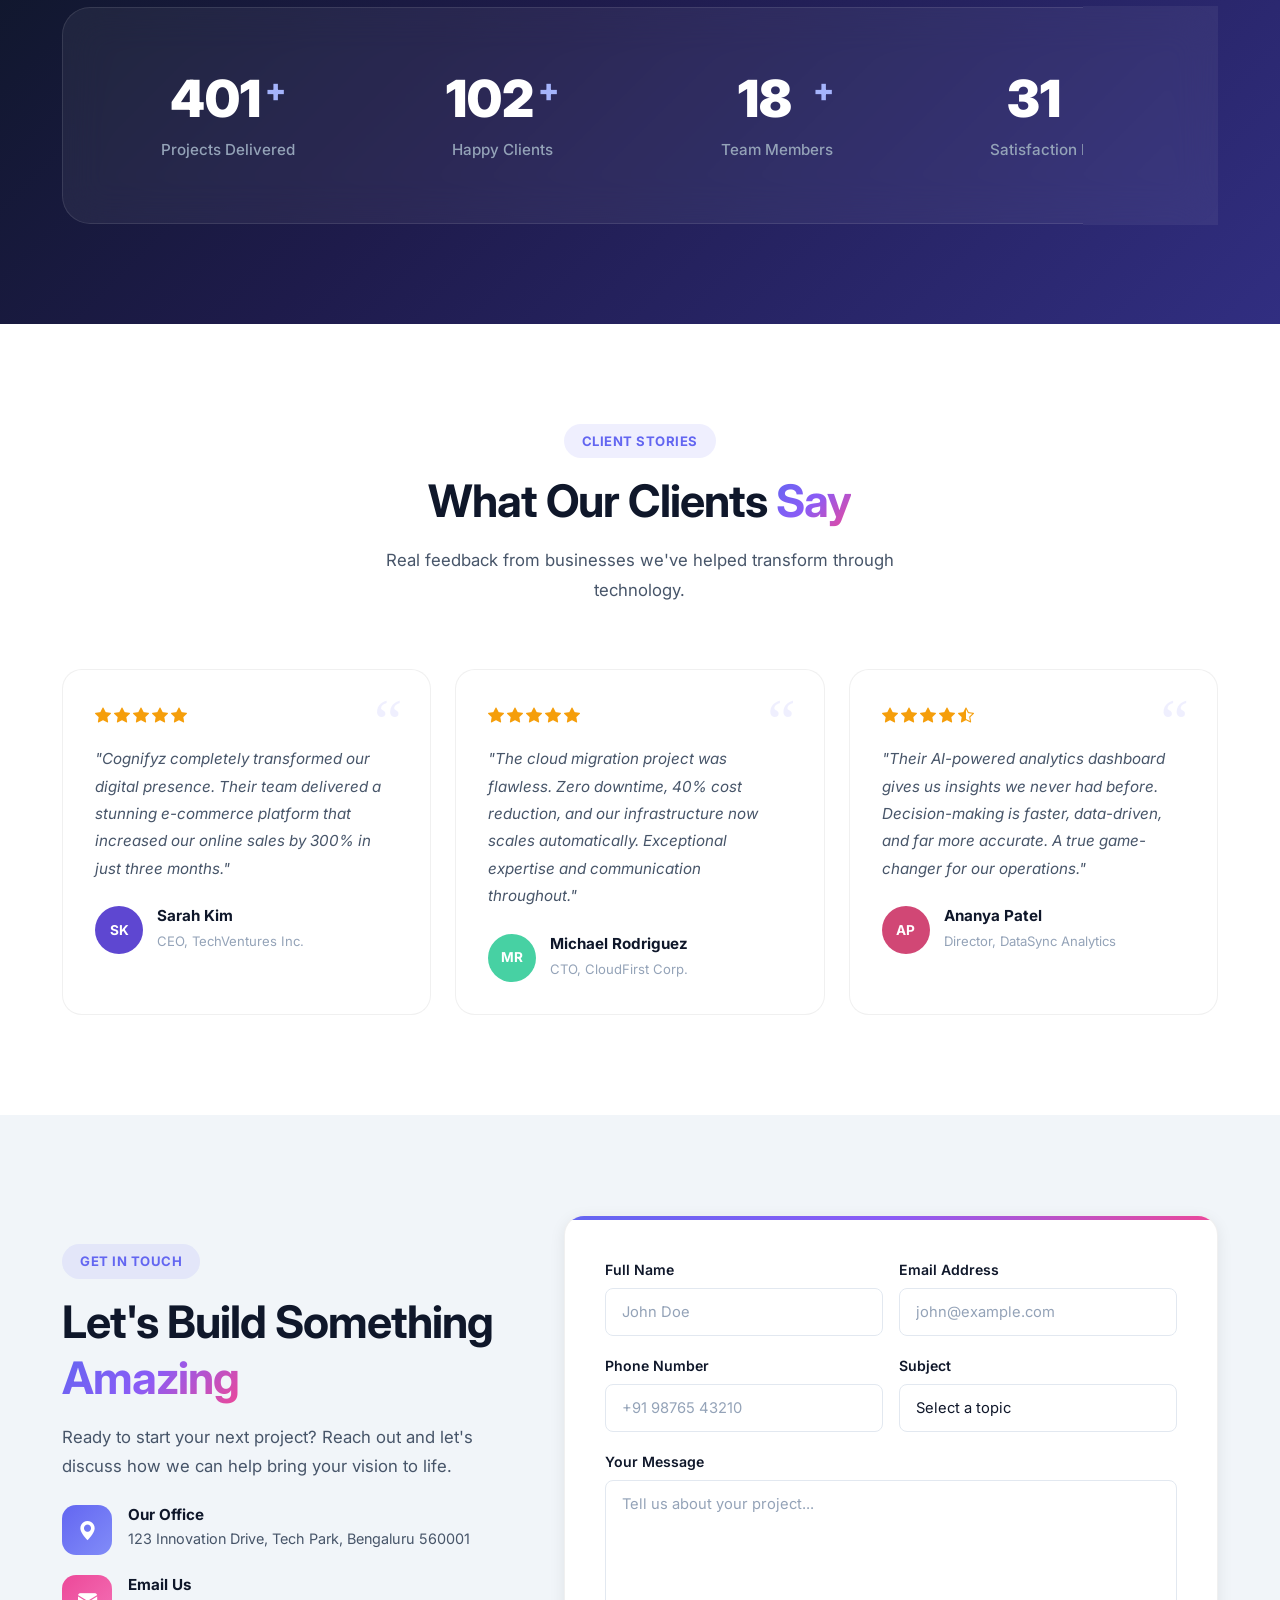
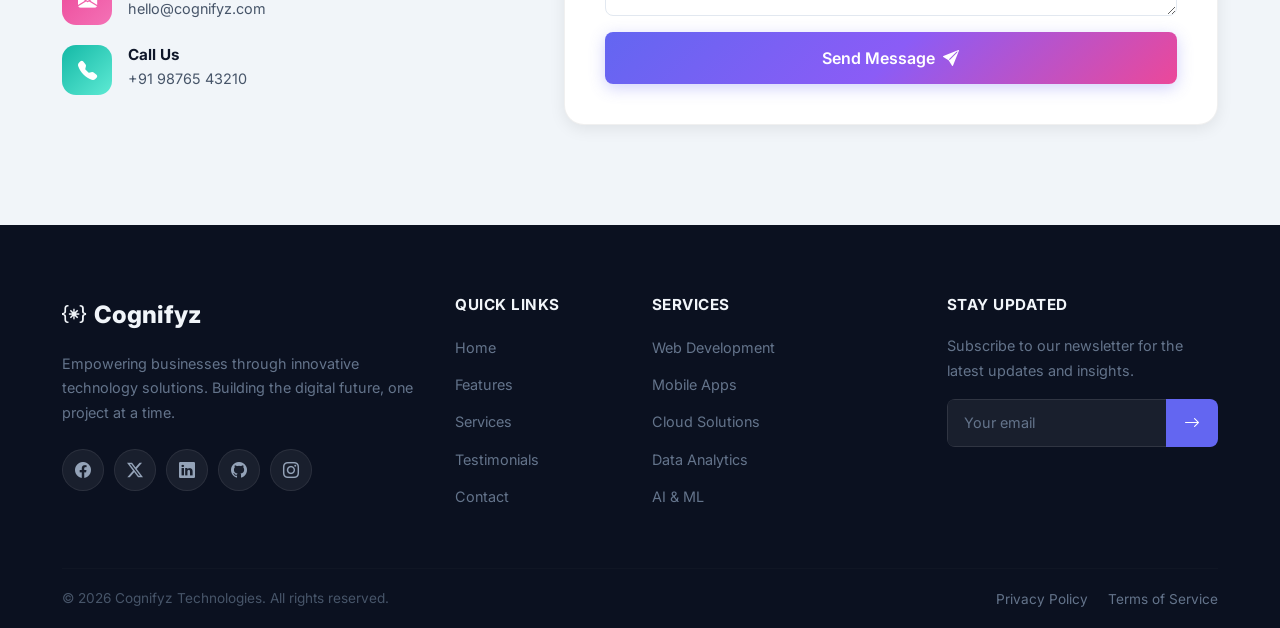
<file: Task 2/index.html>
<!DOCTYPE html>
<html lang="en" data-bs-theme="light">
<head>
    <!-- ============================================
         Cognifyz Technologies - Business Landing Page
         Level 2 Task 1 & Task 2 | Web Dev Internship
    ============================================= -->
    <meta charset="UTF-8">
    <meta name="viewport" content="width=device-width, initial-scale=1.0">
    <meta name="description" content="Cognifyz Technologies — Innovative digital solutions for modern businesses. Expert web development, mobile apps, cloud architecture, and AI-powered analytics.">
    <meta name="keywords" content="Cognifyz, web development, digital solutions, technology, cloud, AI">
    <meta name="author" content="Cognifyz Technologies">
    <title>Cognifyz Technologies | Innovative Digital Solutions</title>

    <!-- Google Fonts - Inter -->
    <link rel="preconnect" href="https://fonts.googleapis.com">
    <link rel="preconnect" href="https://fonts.gstatic.com" crossorigin>
    <link href="https://fonts.googleapis.com/css2?family=Inter:wght@300;400;500;600;700;800;900&display=swap" rel="stylesheet">

    <!-- Bootstrap 5.3 CSS CDN -->
    <link href="https://cdn.jsdelivr.net/npm/bootstrap@5.3.3/dist/css/bootstrap.min.css" rel="stylesheet"
          integrity="sha384-QWTKZyjpPEjISv5WaRU9OFeRpok6YctnYmDr5pNlyT2bRjXh0JMhjY6hW+ALEwIH" crossorigin="anonymous">

    <!-- Bootstrap Icons CDN -->
    <link rel="stylesheet" href="https://cdn.jsdelivr.net/npm/bootstrap-icons@1.11.3/font/bootstrap-icons.min.css">

    <!-- Custom Stylesheet -->
    <link rel="stylesheet" href="style.css">
</head>
<body>

    <!-- =============================================
         NAVIGATION BAR
         - Collapses to hamburger on mobile (Level 2 Task 2)
         - Dark mode toggle
         - Smooth scroll links
    ============================================== -->
    <nav class="navbar navbar-expand-lg fixed-top" id="mainNavbar">
        <div class="container">
            <!-- Brand / Logo -->
            <a class="navbar-brand fw-800" href="#hero" id="navBrand">
                <span class="brand-icon">
                    <i class="bi bi-braces-asterisk"></i>
                </span>
                Cognifyz
            </a>

            <!-- Dark Mode Toggle (visible on all screen sizes) -->
            <button class="btn btn-theme-toggle d-lg-none me-2" id="themeToggleMobile" type="button"
                    aria-label="Toggle dark mode">
                <i class="bi bi-moon-stars-fill"></i>
            </button>

            <!-- Hamburger Toggle for Mobile -->
            <button class="navbar-toggler" type="button" data-bs-toggle="collapse"
                    data-bs-target="#navbarContent" aria-controls="navbarContent"
                    aria-expanded="false" aria-label="Toggle navigation">
                <span class="navbar-toggler-icon"></span>
            </button>

            <!-- Collapsible Nav Links -->
            <div class="collapse navbar-collapse" id="navbarContent">
                <ul class="navbar-nav ms-auto mb-2 mb-lg-0 align-items-lg-center">
                    <li class="nav-item">
                        <a class="nav-link active" href="#hero">Home</a>
                    </li>
                    <li class="nav-item">
                        <a class="nav-link" href="#features">Features</a>
                    </li>
                    <li class="nav-item">
                        <a class="nav-link" href="#services">Services</a>
                    </li>
                    <li class="nav-item">
                        <a class="nav-link" href="#stats">About</a>
                    </li>
                    <li class="nav-item">
                        <a class="nav-link" href="#testimonials">Testimonials</a>
                    </li>
                    <li class="nav-item">
                        <a class="nav-link" href="#contact">Contact</a>
                    </li>
                    <!-- Dark Mode Toggle (desktop) -->
                    <li class="nav-item d-none d-lg-block ms-3">
                        <button class="btn btn-theme-toggle" id="themeToggleDesktop" type="button"
                                aria-label="Toggle dark mode">
                            <i class="bi bi-moon-stars-fill"></i>
                        </button>
                    </li>
                </ul>
            </div>
        </div>
    </nav>

    <!-- =============================================
         HERO SECTION
         - Gradient background with animated shapes
         - Call-to-action button
    ============================================== -->
    <section id="hero" class="hero-section d-flex align-items-center">
        <!-- Animated background shapes -->
        <div class="hero-bg-shapes">
            <div class="shape shape-1"></div>
            <div class="shape shape-2"></div>
            <div class="shape shape-3"></div>
            <div class="shape shape-4"></div>
        </div>

        <div class="container position-relative">
            <div class="row align-items-center">
                <div class="col-lg-7 text-center text-lg-start">
                    <span class="badge hero-badge mb-3 fade-in">
                        <i class="bi bi-lightning-charge-fill me-1"></i> Next-Gen Digital Solutions
                    </span>
                    <h1 class="hero-title fw-900 fade-in">
                        Transforming Ideas Into
                        <span class="gradient-text">Digital Reality</span>
                    </h1>
                    <p class="hero-subtitle mt-3 mb-4 fade-in">
                        We craft cutting-edge web experiences, scalable cloud architectures,
                        and intelligent AI solutions that propel your business into the future.
                    </p>
                    <div class="hero-cta fade-in">
                        <a href="#services" class="btn btn-hero-primary btn-lg me-3">
                            Explore Services <i class="bi bi-arrow-right ms-2"></i>
                        </a>
                        <a href="#contact" class="btn btn-hero-outline btn-lg">
                            Get in Touch
                        </a>
                    </div>
                    <!-- Trust indicators -->
                    <div class="hero-trust mt-5 fade-in">
                        <span class="trust-label">Trusted by 500+ Companies Worldwide</span>
                        <div class="trust-avatars mt-2">
                            <span class="trust-avatar" style="--hue: 250;">C1</span>
                            <span class="trust-avatar" style="--hue: 170;">C2</span>
                            <span class="trust-avatar" style="--hue: 340;">C3</span>
                            <span class="trust-avatar" style="--hue: 30;">C4</span>
                            <span class="trust-avatar trust-more">+496</span>
                        </div>
                    </div>
                </div>
                <div class="col-lg-5 d-none d-lg-flex justify-content-center mt-5 mt-lg-0">
                    <!-- Hero illustration - floating card stack -->
                    <div class="hero-visual fade-in">
                        <div class="floating-card fc-1">
                            <i class="bi bi-code-slash"></i>
                            <span>Development</span>
                        </div>
                        <div class="floating-card fc-2">
                            <i class="bi bi-cloud-check"></i>
                            <span>Cloud</span>
                        </div>
                        <div class="floating-card fc-3">
                            <i class="bi bi-robot"></i>
                            <span>AI / ML</span>
                        </div>
                        <div class="floating-card fc-4">
                            <i class="bi bi-shield-check"></i>
                            <span>Security</span>
                        </div>
                        <div class="hero-glow"></div>
                    </div>
                </div>
            </div>
        </div>
    </section>

    <!-- =============================================
         FEATURES SECTION
         - 3 feature cards with icons and descriptions
    ============================================== -->
    <section id="features" class="features-section py-section">
        <div class="container">
            <!-- Section Header -->
            <div class="row justify-content-center text-center mb-5">
                <div class="col-lg-7 fade-in">
                    <span class="section-badge">Why Choose Us</span>
                    <h2 class="section-title mt-3">Built for the <span class="gradient-text">Modern Era</span></h2>
                    <p class="section-subtitle mt-3">
                        We combine innovation, expertise, and cutting-edge technology to deliver solutions that set you apart.
                    </p>
                </div>
            </div>

            <!-- Feature Cards Row -->
            <div class="row g-4">
                <!-- Feature 1 -->
                <div class="col-md-4 fade-in">
                    <div class="feature-card text-center h-100">
                        <div class="feature-icon-wrap">
                            <div class="feature-icon" style="--accent: #6366F1;">
                                <i class="bi bi-rocket-takeoff-fill"></i>
                            </div>
                        </div>
                        <h4 class="feature-title mt-4">Lightning Fast</h4>
                        <p class="feature-desc mt-2">
                            Our solutions are optimized for peak performance, ensuring blazing-fast
                            load times and seamless user experiences across all platforms.
                        </p>
                    </div>
                </div>
                <!-- Feature 2 -->
                <div class="col-md-4 fade-in">
                    <div class="feature-card text-center h-100">
                        <div class="feature-icon-wrap">
                            <div class="feature-icon" style="--accent: #EC4899;">
                                <i class="bi bi-shield-lock-fill"></i>
                            </div>
                        </div>
                        <h4 class="feature-title mt-4">Enterprise Security</h4>
                        <p class="feature-desc mt-2">
                            Bank-grade encryption and security protocols protect your data.
                            We follow industry best practices and comply with global standards.
                        </p>
                    </div>
                </div>
                <!-- Feature 3 -->
                <div class="col-md-4 fade-in">
                    <div class="feature-card text-center h-100">
                        <div class="feature-icon-wrap">
                            <div class="feature-icon" style="--accent: #14B8A6;">
                                <i class="bi bi-graph-up-arrow"></i>
                            </div>
                        </div>
                        <h4 class="feature-title mt-4">Scalable Growth</h4>
                        <p class="feature-desc mt-2">
                            Built to scale effortlessly from startup to enterprise. Our architectures
                            grow with you — no bottlenecks, no limits.
                        </p>
                    </div>
                </div>
            </div>
        </div>
    </section>

    <!-- =============================================
         SERVICES SECTION (Level 2 Task 1)
         - 6 professional cards with images
         - Bootstrap Grid: 3/row desktop, 2/row tablet, 1/row mobile
         - Hover animations & equal heights
    ============================================== -->
    <section id="services" class="services-section py-section">
        <div class="container">
            <!-- Section Header -->
            <div class="row justify-content-center text-center mb-5">
                <div class="col-lg-7 fade-in">
                    <span class="section-badge">Our Expertise</span>
                    <h2 class="section-title mt-3">Premium <span class="gradient-text">Services</span></h2>
                    <p class="section-subtitle mt-3">
                        End-to-end digital solutions tailored to your business goals.
                        From concept to deployment, we've got you covered.
                    </p>
                </div>
            </div>

            <!-- Service Cards Grid: 3 per row (lg), 2 per row (md), 1 per row (sm) -->
            <div class="row g-4">

                <!-- Service Card 1 - Web Development -->
                <div class="col-lg-4 col-md-6 fade-in">
                    <div class="service-card card h-100 border-0">
                        <div class="card-img-wrap">
                            <img src="images/service-web.jpg" class="card-img-top" alt="Web Development Services"
                                 loading="lazy">
                            <div class="card-img-overlay-gradient"></div>
                            <span class="card-category">Development</span>
                        </div>
                        <div class="card-body d-flex flex-column">
                            <h5 class="card-title fw-700">Web Development</h5>
                            <p class="card-text flex-grow-1">
                                Custom responsive websites built with modern frameworks.
                                Pixel-perfect designs that convert visitors into customers
                                with exceptional UI/UX.
                            </p>
                            <a href="#contact" class="btn btn-card mt-3">
                                Learn More <i class="bi bi-arrow-right ms-1"></i>
                            </a>
                        </div>
                    </div>
                </div>

                <!-- Service Card 2 - Mobile Applications -->
                <div class="col-lg-4 col-md-6 fade-in">
                    <div class="service-card card h-100 border-0">
                        <div class="card-img-wrap">
                            <img src="images/service-mobile.jpg" class="card-img-top" alt="Mobile App Development"
                                 loading="lazy">
                            <div class="card-img-overlay-gradient"></div>
                            <span class="card-category">Mobile</span>
                        </div>
                        <div class="card-body d-flex flex-column">
                            <h5 class="card-title fw-700">Mobile Applications</h5>
                            <p class="card-text flex-grow-1">
                                Native and cross-platform mobile apps for iOS and Android.
                                Intuitive interfaces, offline support, and push notifications
                                for maximum engagement.
                            </p>
                            <a href="#contact" class="btn btn-card mt-3">
                                Learn More <i class="bi bi-arrow-right ms-1"></i>
                            </a>
                        </div>
                    </div>
                </div>

                <!-- Service Card 3 - Cloud Solutions -->
                <div class="col-lg-4 col-md-6 fade-in">
                    <div class="service-card card h-100 border-0">
                        <div class="card-img-wrap">
                            <img src="images/service-cloud.jpg" class="card-img-top" alt="Cloud Solutions"
                                 loading="lazy">
                            <div class="card-img-overlay-gradient"></div>
                            <span class="card-category">Infrastructure</span>
                        </div>
                        <div class="card-body d-flex flex-column">
                            <h5 class="card-title fw-700">Cloud Solutions</h5>
                            <p class="card-text flex-grow-1">
                                Scalable cloud architecture on AWS, Azure, and GCP.
                                Microservices, serverless computing, and CI/CD pipelines
                                for reliable deployments.
                            </p>
                            <a href="#contact" class="btn btn-card mt-3">
                                Learn More <i class="bi bi-arrow-right ms-1"></i>
                            </a>
                        </div>
                    </div>
                </div>

                <!-- Service Card 4 - Data Analytics -->
                <div class="col-lg-4 col-md-6 fade-in">
                    <div class="service-card card h-100 border-0">
                        <div class="card-img-wrap">
                            <img src="images/service-analytics.jpg" class="card-img-top" alt="Data Analytics"
                                 loading="lazy">
                            <div class="card-img-overlay-gradient"></div>
                            <span class="card-category">Analytics</span>
                        </div>
                        <div class="card-body d-flex flex-column">
                            <h5 class="card-title fw-700">Data Analytics</h5>
                            <p class="card-text flex-grow-1">
                                Turn raw data into actionable insights with our advanced
                                analytics dashboards, real-time reporting, and predictive
                                modeling solutions.
                            </p>
                            <a href="#contact" class="btn btn-card mt-3">
                                Learn More <i class="bi bi-arrow-right ms-1"></i>
                            </a>
                        </div>
                    </div>
                </div>

                <!-- Service Card 5 - Cybersecurity -->
                <div class="col-lg-4 col-md-6 fade-in">
                    <div class="service-card card h-100 border-0">
                        <div class="card-img-wrap">
                            <img src="images/service-security.jpg" class="card-img-top" alt="Cybersecurity Solutions"
                                 loading="lazy">
                            <div class="card-img-overlay-gradient"></div>
                            <span class="card-category">Security</span>
                        </div>
                        <div class="card-body d-flex flex-column">
                            <h5 class="card-title fw-700">Cybersecurity</h5>
                            <p class="card-text flex-grow-1">
                                Comprehensive threat detection, penetration testing, and
                                compliance auditing. Protect your digital assets with
                                enterprise-grade security solutions.
                            </p>
                            <a href="#contact" class="btn btn-card mt-3">
                                Learn More <i class="bi bi-arrow-right ms-1"></i>
                            </a>
                        </div>
                    </div>
                </div>

                <!-- Service Card 6 - AI & Machine Learning -->
                <div class="col-lg-4 col-md-6 fade-in">
                    <div class="service-card card h-100 border-0">
                        <div class="card-img-wrap">
                            <img src="images/service-ai.jpg" class="card-img-top" alt="AI and Machine Learning"
                                 loading="lazy">
                            <div class="card-img-overlay-gradient"></div>
                            <span class="card-category">Artificial Intelligence</span>
                        </div>
                        <div class="card-body d-flex flex-column">
                            <h5 class="card-title fw-700">AI &amp; Machine Learning</h5>
                            <p class="card-text flex-grow-1">
                                Intelligent automation, NLP, computer vision, and predictive
                                models. Harness the power of AI to streamline operations
                                and unlock new opportunities.
                            </p>
                            <a href="#contact" class="btn btn-card mt-3">
                                Learn More <i class="bi bi-arrow-right ms-1"></i>
                            </a>
                        </div>
                    </div>
                </div>

            </div><!-- /.row -->
        </div>
    </section>

    <!-- =============================================
         STATISTICS SECTION
         - Animated counters that trigger on scroll
    ============================================== -->
    <section id="stats" class="stats-section py-section">
        <div class="container">
            <div class="stats-glass">
                <div class="row text-center g-4">
                    <!-- Stat 1 -->
                    <div class="col-6 col-lg-3 fade-in">
                        <div class="stat-item">
                            <div class="stat-number" data-target="500">0</div>
                            <div class="stat-suffix">+</div>
                            <div class="stat-label">Projects Delivered</div>
                        </div>
                    </div>
                    <!-- Stat 2 -->
                    <div class="col-6 col-lg-3 fade-in">
                        <div class="stat-item">
                            <div class="stat-number" data-target="150">0</div>
                            <div class="stat-suffix">+</div>
                            <div class="stat-label">Happy Clients</div>
                        </div>
                    </div>
                    <!-- Stat 3 -->
                    <div class="col-6 col-lg-3 fade-in">
                        <div class="stat-item">
                            <div class="stat-number" data-target="35">0</div>
                            <div class="stat-suffix">+</div>
                            <div class="stat-label">Team Members</div>
                        </div>
                    </div>
                    <!-- Stat 4 -->
                    <div class="col-6 col-lg-3 fade-in">
                        <div class="stat-item">
                            <div class="stat-number" data-target="99">0</div>
                            <div class="stat-suffix">%</div>
                            <div class="stat-label">Satisfaction Rate</div>
                        </div>
                    </div>
                </div>
            </div>
        </div>
    </section>

    <!-- =============================================
         TESTIMONIALS SECTION
         - Responsive testimonial cards
    ============================================== -->
    <section id="testimonials" class="testimonials-section py-section">
        <div class="container">
            <!-- Section Header -->
            <div class="row justify-content-center text-center mb-5">
                <div class="col-lg-7 fade-in">
                    <span class="section-badge">Client Stories</span>
                    <h2 class="section-title mt-3">What Our Clients <span class="gradient-text">Say</span></h2>
                    <p class="section-subtitle mt-3">
                        Real feedback from businesses we've helped transform through technology.
                    </p>
                </div>
            </div>

            <!-- Testimonial Cards -->
            <div class="row g-4">
                <!-- Testimonial 1 -->
                <div class="col-lg-4 col-md-6 fade-in">
                    <div class="testimonial-card h-100">
                        <div class="testimonial-stars mb-3">
                            <i class="bi bi-star-fill"></i>
                            <i class="bi bi-star-fill"></i>
                            <i class="bi bi-star-fill"></i>
                            <i class="bi bi-star-fill"></i>
                            <i class="bi bi-star-fill"></i>
                        </div>
                        <p class="testimonial-text">
                            "Cognifyz completely transformed our digital presence. Their team delivered
                            a stunning e-commerce platform that increased our online sales by 300%
                            in just three months."
                        </p>
                        <div class="testimonial-author">
                            <div class="author-avatar" style="--hue: 250;">
                                <span>SK</span>
                            </div>
                            <div class="author-info">
                                <h6 class="author-name">Sarah Kim</h6>
                                <span class="author-role">CEO, TechVentures Inc.</span>
                            </div>
                        </div>
                    </div>
                </div>
                <!-- Testimonial 2 -->
                <div class="col-lg-4 col-md-6 fade-in">
                    <div class="testimonial-card h-100">
                        <div class="testimonial-stars mb-3">
                            <i class="bi bi-star-fill"></i>
                            <i class="bi bi-star-fill"></i>
                            <i class="bi bi-star-fill"></i>
                            <i class="bi bi-star-fill"></i>
                            <i class="bi bi-star-fill"></i>
                        </div>
                        <p class="testimonial-text">
                            "The cloud migration project was flawless. Zero downtime, 40% cost reduction,
                            and our infrastructure now scales automatically. Exceptional expertise
                            and communication throughout."
                        </p>
                        <div class="testimonial-author">
                            <div class="author-avatar" style="--hue: 160;">
                                <span>MR</span>
                            </div>
                            <div class="author-info">
                                <h6 class="author-name">Michael Rodriguez</h6>
                                <span class="author-role">CTO, CloudFirst Corp.</span>
                            </div>
                        </div>
                    </div>
                </div>
                <!-- Testimonial 3 -->
                <div class="col-lg-4 col-md-12 fade-in">
                    <div class="testimonial-card h-100">
                        <div class="testimonial-stars mb-3">
                            <i class="bi bi-star-fill"></i>
                            <i class="bi bi-star-fill"></i>
                            <i class="bi bi-star-fill"></i>
                            <i class="bi bi-star-fill"></i>
                            <i class="bi bi-star-half"></i>
                        </div>
                        <p class="testimonial-text">
                            "Their AI-powered analytics dashboard gives us insights we never
                            had before. Decision-making is faster, data-driven, and far more
                            accurate. A true game-changer for our operations."
                        </p>
                        <div class="testimonial-author">
                            <div class="author-avatar" style="--hue: 340;">
                                <span>AP</span>
                            </div>
                            <div class="author-info">
                                <h6 class="author-name">Ananya Patel</h6>
                                <span class="author-role">Director, DataSync Analytics</span>
                            </div>
                        </div>
                    </div>
                </div>
            </div>
        </div>
    </section>

    <!-- =============================================
         CONTACT SECTION
         - Responsive contact form
    ============================================== -->
    <section id="contact" class="contact-section py-section">
        <div class="container">
            <div class="row g-5 align-items-center">
                <!-- Contact Info -->
                <div class="col-lg-5 fade-in">
                    <span class="section-badge">Get in Touch</span>
                    <h2 class="section-title mt-3">Let's Build Something <span class="gradient-text">Amazing</span></h2>
                    <p class="section-subtitle mt-3 mb-4">
                        Ready to start your next project? Reach out and let's discuss how
                        we can help bring your vision to life.
                    </p>

                    <div class="contact-info-list">
                        <div class="contact-info-item">
                            <div class="contact-icon" style="--accent: #6366F1;">
                                <i class="bi bi-geo-alt-fill"></i>
                            </div>
                            <div>
                                <h6>Our Office</h6>
                                <p>123 Innovation Drive, Tech Park, Bengaluru 560001</p>
                            </div>
                        </div>
                        <div class="contact-info-item">
                            <div class="contact-icon" style="--accent: #EC4899;">
                                <i class="bi bi-envelope-fill"></i>
                            </div>
                            <div>
                                <h6>Email Us</h6>
                                <p>hello@cognifyz.com</p>
                            </div>
                        </div>
                        <div class="contact-info-item">
                            <div class="contact-icon" style="--accent: #14B8A6;">
                                <i class="bi bi-telephone-fill"></i>
                            </div>
                            <div>
                                <h6>Call Us</h6>
                                <p>+91 98765 43210</p>
                            </div>
                        </div>
                    </div>
                </div>

                <!-- Contact Form -->
                <div class="col-lg-7 fade-in">
                    <div class="contact-form-card">
                        <form id="contactForm" novalidate>
                            <div class="row g-3">
                                <div class="col-md-6">
                                    <label for="formName" class="form-label">Full Name</label>
                                    <input type="text" class="form-control" id="formName"
                                           placeholder="John Doe" required>
                                    <div class="invalid-feedback">Please enter your full name.</div>
                                </div>
                                <div class="col-md-6">
                                    <label for="formEmail" class="form-label">Email Address</label>
                                    <input type="email" class="form-control" id="formEmail"
                                           placeholder="john@example.com" required>
                                    <div class="invalid-feedback">Please provide a valid email address.</div>
                                </div>
                                <div class="col-md-6">
                                    <label for="formPhone" class="form-label">Phone Number</label>
                                    <input type="tel" class="form-control" id="formPhone"
                                           placeholder="+91 98765 43210">
                                </div>
                                <div class="col-md-6">
                                    <label for="formSubject" class="form-label">Subject</label>
                                    <select class="form-select" id="formSubject" required>
                                        <option value="" selected disabled>Select a topic</option>
                                        <option value="web">Web Development</option>
                                        <option value="mobile">Mobile Apps</option>
                                        <option value="cloud">Cloud Solutions</option>
                                        <option value="ai">AI & ML</option>
                                        <option value="other">Other</option>
                                    </select>
                                    <div class="invalid-feedback">Please select a topic of interest.</div>
                                </div>
                                <div class="col-12">
                                    <label for="formMessage" class="form-label">Your Message</label>
                                    <textarea class="form-control" id="formMessage" rows="5"
                                              placeholder="Tell us about your project..." required></textarea>
                                    <div class="invalid-feedback">Please enter your message.</div>
                                </div>
                                <div class="col-12">
                                    <button type="submit" class="btn btn-submit w-100" id="formSubmitBtn">
                                        <span class="btn-text">Send Message</span>
                                        <span class="btn-loading d-none">
                                            <span class="spinner-border spinner-border-sm me-2" role="status"></span>
                                            Sending...
                                        </span>
                                        <i class="bi bi-send-fill ms-2"></i>
                                    </button>
                                </div>
                            </div>
                        </form>
                        <!-- Success message (hidden by default) -->
                        <div class="form-success d-none" id="formSuccess">
                            <div class="success-icon">
                                <i class="bi bi-check-circle-fill"></i>
                            </div>
                            <h5>Message Sent!</h5>
                            <p>Thank you for reaching out. We'll get back to you within 24 hours.</p>
                        </div>
                    </div>
                </div>
            </div>
        </div>
    </section>

    <!-- =============================================
         FOOTER
         - Social media icons
         - Copyright section
    ============================================== -->
    <footer id="footer" class="footer-section">
        <div class="container">
            <div class="row g-4 pb-5">
                <!-- Footer Brand -->
                <div class="col-lg-4 col-md-6">
                    <a class="footer-brand fw-800" href="#hero">
                        <i class="bi bi-braces-asterisk me-2"></i>Cognifyz
                    </a>
                    <p class="footer-desc mt-3">
                        Empowering businesses through innovative technology solutions.
                        Building the digital future, one project at a time.
                    </p>
                    <div class="footer-socials mt-4">
                        <a href="#" class="social-link" aria-label="Facebook">
                            <i class="bi bi-facebook"></i>
                        </a>
                        <a href="#" class="social-link" aria-label="Twitter / X">
                            <i class="bi bi-twitter-x"></i>
                        </a>
                        <a href="#" class="social-link" aria-label="LinkedIn">
                            <i class="bi bi-linkedin"></i>
                        </a>
                        <a href="#" class="social-link" aria-label="GitHub">
                            <i class="bi bi-github"></i>
                        </a>
                        <a href="#" class="social-link" aria-label="Instagram">
                            <i class="bi bi-instagram"></i>
                        </a>
                    </div>
                </div>
                <!-- Quick Links -->
                <div class="col-lg-2 col-md-6">
                    <h6 class="footer-heading">Quick Links</h6>
                    <ul class="footer-links">
                        <li><a href="#hero">Home</a></li>
                        <li><a href="#features">Features</a></li>
                        <li><a href="#services">Services</a></li>
                        <li><a href="#testimonials">Testimonials</a></li>
                        <li><a href="#contact">Contact</a></li>
                    </ul>
                </div>
                <!-- Services -->
                <div class="col-lg-3 col-md-6">
                    <h6 class="footer-heading">Services</h6>
                    <ul class="footer-links">
                        <li><a href="#services">Web Development</a></li>
                        <li><a href="#services">Mobile Apps</a></li>
                        <li><a href="#services">Cloud Solutions</a></li>
                        <li><a href="#services">Data Analytics</a></li>
                        <li><a href="#services">AI &amp; ML</a></li>
                    </ul>
                </div>
                <!-- Newsletter -->
                <div class="col-lg-3 col-md-6">
                    <h6 class="footer-heading">Stay Updated</h6>
                    <p class="footer-desc">Subscribe to our newsletter for the latest updates and insights.</p>
                    <form class="footer-newsletter mt-3" id="newsletterForm">
                        <div class="input-group">
                            <input type="email" class="form-control" placeholder="Your email" 
                                   aria-label="Newsletter email" id="newsletterEmail" required>
                            <button class="btn btn-newsletter" type="submit" aria-label="Subscribe">
                                <i class="bi bi-arrow-right"></i>
                            </button>
                        </div>
                    </form>
                </div>
            </div>

            <!-- Divider -->
            <hr class="footer-divider">

            <!-- Copyright -->
            <div class="row align-items-center py-3">
                <div class="col-md-6 text-center text-md-start">
                    <p class="footer-copyright mb-0">
                        &copy; 2026 Cognifyz Technologies. All rights reserved.
                    </p>
                </div>
                <div class="col-md-6 text-center text-md-end mt-2 mt-md-0">
                    <a href="#" class="footer-legal-link">Privacy Policy</a>
                    <a href="#" class="footer-legal-link ms-3">Terms of Service</a>
                </div>
            </div>
        </div>
    </footer>

    <!-- =============================================
         BACK TO TOP BUTTON
    ============================================== -->
    <button class="btn-back-to-top" id="backToTop" aria-label="Back to top">
        <i class="bi bi-chevron-up"></i>
    </button>

    <!-- Bootstrap 5.3 JS Bundle (includes Popper) -->
    <script src="https://cdn.jsdelivr.net/npm/bootstrap@5.3.3/dist/js/bootstrap.bundle.min.js"
            integrity="sha384-YvpcrYf0tY3lHB60NNkmXc5s9fDVZLESaAA55NDzOxhy9GkcIdslK1eN7N6jIeHz" crossorigin="anonymous"></script>

    <!-- Custom JavaScript -->
    <script src="script.js"></script>
</body>
</html>
</file>
<file: style.css>
/* ============================================================
   COGNIFYZ LEVEL 1 INTERNSHIP PROJECT — PREMIUM STYLESHEET
   Next-Gen Glassmorphism + Aurora Gradient Design System
   ============================================================ */

/* ======================== CSS VARIABLES ======================== */
:root {
    /* — Color Palette (Dark Theme — Default) — */
    --bg-primary: #060612;
    --bg-secondary: #0d0d22;
    --bg-tertiary: #12122a;
    --bg-card: rgba(255, 255, 255, 0.035);
    --bg-card-hover: rgba(255, 255, 255, 0.07);
    --bg-glass: rgba(255, 255, 255, 0.05);
    --bg-glass-strong: rgba(255, 255, 255, 0.09);
    --bg-glass-border: rgba(255, 255, 255, 0.1);
    --bg-glass-border-hover: rgba(139, 92, 246, 0.4);

    --text-primary: #f2f2fc;
    --text-secondary: #9b9bbf;
    --text-muted: #5c5c7a;

    /* Aurora accent palette */
    --accent-violet: #7c3aed;
    --accent-purple: #a855f7;
    --accent-pink: #ec4899;
    --accent-cyan: #06b6d4;
    --accent-emerald: #10b981;

    --accent-start: #7c3aed;
    --accent-end: #ec4899;
    --accent-mid: #a855f7;

    --gradient-primary: linear-gradient(135deg, var(--accent-start), var(--accent-end));
    --gradient-aurora: linear-gradient(135deg, #7c3aed, #a855f7, #ec4899);
    --gradient-cool: linear-gradient(135deg, #06b6d4, #7c3aed);
    --gradient-warm: linear-gradient(135deg, #ec4899, #f97316);

    --success: #10b981;
    --error: #f43f5e;
    --warning: #f59e0b;

    --nav-bg: rgba(6, 6, 18, 0.82);
    --nav-blur: 24px;

    --shadow-sm: 0 2px 12px rgba(0, 0, 0, 0.3);
    --shadow-md: 0 8px 40px rgba(0, 0, 0, 0.4);
    --shadow-lg: 0 20px 80px rgba(0, 0, 0, 0.5);
    --shadow-glow: 0 0 60px rgba(124, 58, 237, 0.18);
    --shadow-glow-pink: 0 0 60px rgba(236, 72, 153, 0.15);
    --shadow-card: 0 4px 24px rgba(0,0,0,0.35), 0 1px 4px rgba(0,0,0,0.2);

    --radius-xs: 6px;
    --radius-sm: 10px;
    --radius-md: 16px;
    --radius-lg: 22px;
    --radius-xl: 32px;
    --radius-full: 9999px;

    --font-primary: 'Outfit', sans-serif;
    --font-body: 'Inter', sans-serif;

    --transition-fast: 0.2s cubic-bezier(0.4, 0, 0.2, 1);
    --transition-normal: 0.35s cubic-bezier(0.4, 0, 0.2, 1);
    --transition-slow: 0.65s cubic-bezier(0.4, 0, 0.2, 1);
    --transition-bounce: 0.5s cubic-bezier(0.34, 1.56, 0.64, 1);
}

/* — Light Theme Overrides — */
[data-theme="light"] {
    --bg-primary: #f0f0fa;
    --bg-secondary: #e4e4f4;
    --bg-tertiary: #ddddf0;
    --bg-card: rgba(255, 255, 255, 0.72);
    --bg-card-hover: rgba(255, 255, 255, 0.92);
    --bg-glass: rgba(255, 255, 255, 0.6);
    --bg-glass-strong: rgba(255, 255, 255, 0.85);
    --bg-glass-border: rgba(0, 0, 0, 0.07);
    --bg-glass-border-hover: rgba(124, 58, 237, 0.35);

    --text-primary: #18182f;
    --text-secondary: #48487a;
    --text-muted: #8888aa;

    --nav-bg: rgba(240, 240, 250, 0.88);

    --shadow-sm: 0 2px 12px rgba(0, 0, 0, 0.07);
    --shadow-md: 0 8px 40px rgba(0, 0, 0, 0.1);
    --shadow-lg: 0 20px 80px rgba(0, 0, 0, 0.12);
    --shadow-glow: 0 0 60px rgba(124, 58, 237, 0.1);
    --shadow-glow-pink: 0 0 60px rgba(236, 72, 153, 0.08);
    --shadow-card: 0 4px 24px rgba(0,0,0,0.08), 0 1px 4px rgba(0,0,0,0.05);
}

/* ======================== GLOBAL RESET ======================== */
*, *::before, *::after {
    margin: 0;
    padding: 0;
    box-sizing: border-box;
}

html {
    scroll-behavior: smooth;
    font-size: 16px;
    scroll-padding-top: 80px;
}

body {
    font-family: var(--font-body);
    background-color: var(--bg-primary);
    color: var(--text-primary);
    line-height: 1.75;
    overflow-x: hidden;
    transition: background-color var(--transition-normal), color var(--transition-normal);
    min-height: 100vh;
}

/* Multi-layer animated aurora background */
body::before {
    content: '';
    position: fixed;
    inset: 0;
    z-index: -2;
    background:
        radial-gradient(ellipse 90% 70% at 15% 5%,  rgba(124, 58, 237, 0.15), transparent 55%),
        radial-gradient(ellipse 70% 60% at 85% 90%, rgba(236, 72, 153, 0.12), transparent 55%),
        radial-gradient(ellipse 60% 50% at 55% 45%, rgba(6, 182, 212, 0.06), transparent 60%),
        radial-gradient(ellipse 50% 40% at 30% 75%, rgba(16, 185, 129, 0.05), transparent 55%);
    animation: auroraShift 25s ease-in-out infinite alternate;
}

@keyframes auroraShift {
    0%   { opacity: 1; transform: scale(1) rotate(0deg); }
    33%  { opacity: 0.85; transform: scale(1.08) rotate(1deg); }
    66%  { opacity: 0.9; transform: scale(0.95) rotate(-1deg); }
    100% { opacity: 1; transform: scale(1.04) rotate(0.5deg); }
}

/* Noise texture overlay for depth */
body::after {
    content: '';
    position: fixed;
    inset: 0;
    z-index: -1;
    opacity: 0.025;
    background-image: url("data:image/svg+xml,%3Csvg viewBox='0 0 200 200' xmlns='http://www.w3.org/2000/svg'%3E%3Cfilter id='n'%3E%3CfeTurbulence type='fractalNoise' baseFrequency='0.9' numOctaves='4' stitchTiles='stitch'/%3E%3C/filter%3E%3Crect width='100%25' height='100%25' filter='url(%23n)'/%3E%3C/svg%3E");
    background-size: 200px 200px;
    pointer-events: none;
}

img { max-width: 100%; display: block; }
a { text-decoration: none; color: inherit; }
ul { list-style: none; }
button { cursor: pointer; border: none; background: none; font-family: inherit; }
input { font-family: inherit; }

/* ======================== UTILITY CLASSES ======================== */
.container {
    max-width: 1220px;
    margin: 0 auto;
    padding: 0 28px;
}

.gradient-text {
    background: var(--gradient-aurora);
    -webkit-background-clip: text;
    -webkit-text-fill-color: transparent;
    background-clip: text;
}

/* ======================== BUTTON SYSTEM ======================== */
.btn {
    display: inline-flex;
    align-items: center;
    gap: 10px;
    padding: 14px 32px;
    border-radius: var(--radius-full);
    font-weight: 600;
    font-size: 0.95rem;
    letter-spacing: 0.025em;
    transition: all var(--transition-normal);
    position: relative;
    overflow: hidden;
}

/* Shimmer sweep on hover */
.btn::after {
    content: '';
    position: absolute;
    top: 0;
    left: -100%;
    width: 60%;
    height: 100%;
    background: linear-gradient(90deg, transparent, rgba(255,255,255,0.2), transparent);
    transform: skewX(-15deg);
    transition: left 0.6s ease;
}

.btn:hover::after {
    left: 140%;
}

.btn-primary {
    background: var(--gradient-primary);
    color: #fff;
    box-shadow: 0 4px 24px rgba(124, 58, 237, 0.4);
}

.btn-primary:hover {
    transform: translateY(-3px);
    box-shadow: 0 10px 40px rgba(124, 58, 237, 0.55);
}

.btn-primary:active { transform: translateY(0); }

.btn-outline {
    border: 1.5px solid var(--bg-glass-border);
    color: var(--text-primary);
    backdrop-filter: blur(14px);
    background: var(--bg-glass);
}

.btn-outline:hover {
    border-color: var(--accent-violet);
    color: var(--accent-purple);
    transform: translateY(-3px);
    box-shadow: 0 0 20px rgba(124,58,237,0.2);
}

.btn-lg { padding: 17px 40px; font-size: 1.05rem; }
.btn-block { width: 100%; justify-content: center; }

/* ======================== GREETING OVERLAY ======================== */
.greeting-overlay {
    position: fixed;
    inset: 0;
    z-index: 10000;
    display: flex;
    align-items: center;
    justify-content: center;
    background: rgba(6, 6, 18, 0.94);
    backdrop-filter: blur(40px);
    opacity: 1;
    transition: opacity 0.6s ease, visibility 0.6s ease;
}

.greeting-overlay.hidden {
    opacity: 0;
    visibility: hidden;
    pointer-events: none;
}

.greeting-content {
    text-align: center;
    animation: greetingPop 0.7s cubic-bezier(0.34, 1.56, 0.64, 1);
    padding: 48px 52px;
    background: var(--bg-glass);
    border: 1px solid var(--bg-glass-border);
    border-radius: var(--radius-xl);
    backdrop-filter: blur(30px);
    box-shadow: var(--shadow-lg), var(--shadow-glow);
    max-width: 440px;
    width: 90%;
}

.greeting-icon {
    font-size: 4.5rem;
    display: block;
    margin-bottom: 20px;
    animation: floatUp 2.5s ease-in-out infinite;
}

.greeting-content h2 {
    font-family: var(--font-primary);
    font-size: clamp(2rem, 5vw, 3rem);
    font-weight: 800;
    background: var(--gradient-aurora);
    -webkit-background-clip: text;
    -webkit-text-fill-color: transparent;
    background-clip: text;
    margin-bottom: 10px;
}

.greeting-content p {
    color: var(--text-secondary);
    font-size: 1.05rem;
    margin-bottom: 32px;
}

@keyframes greetingPop {
    0%   { transform: scale(0.6) translateY(40px); opacity: 0; }
    100% { transform: scale(1) translateY(0); opacity: 1; }
}

@keyframes floatUp {
    0%, 100% { transform: translateY(0) rotate(-3deg); }
    50%       { transform: translateY(-14px) rotate(3deg); }
}

/* ======================== NAVIGATION BAR ======================== */
.navbar {
    position: fixed;
    top: 0;
    left: 0;
    right: 0;
    z-index: 1000;
    background: var(--nav-bg);
    backdrop-filter: blur(var(--nav-blur));
    -webkit-backdrop-filter: blur(var(--nav-blur));
    border-bottom: 1px solid var(--bg-glass-border);
    transition: all var(--transition-normal);
}

.navbar.scrolled {
    box-shadow: var(--shadow-md);
    border-bottom-color: rgba(124, 58, 237, 0.15);
}

.nav-container {
    max-width: 1220px;
    margin: 0 auto;
    padding: 0 28px;
    display: flex;
    align-items: center;
    justify-content: space-between;
    height: 72px;
}

.nav-logo {
    display: flex;
    align-items: center;
    gap: 10px;
    font-family: var(--font-primary);
    font-weight: 800;
    font-size: 1.45rem;
    color: var(--text-primary);
    transition: transform var(--transition-fast);
    letter-spacing: -0.02em;
}

.nav-logo:hover { transform: scale(1.04); }

.logo-icon {
    font-size: 1.55rem;
    animation: logoPulse 3s ease-in-out infinite;
}

@keyframes logoPulse {
    0%, 100% { transform: scale(1) rotate(0deg); filter: drop-shadow(0 0 6px rgba(124,58,237,0.3)); }
    50%       { transform: scale(1.2) rotate(8deg); filter: drop-shadow(0 0 14px rgba(236,72,153,0.5)); }
}

.nav-links { display: flex; gap: 6px; }

.nav-link {
    padding: 10px 20px;
    border-radius: var(--radius-full);
    font-weight: 500;
    font-size: 0.92rem;
    color: var(--text-secondary);
    transition: all var(--transition-fast);
    position: relative;
}

.nav-link::before {
    content: '';
    position: absolute;
    inset: 0;
    border-radius: var(--radius-full);
    background: var(--gradient-primary);
    opacity: 0;
    transition: opacity var(--transition-normal);
    z-index: -1;
}

.nav-link:hover, .nav-link.active {
    color: #fff;
}

.nav-link:hover::before, .nav-link.active::before {
    opacity: 1;
}

.nav-actions { display: flex; align-items: center; gap: 12px; }

/* Theme Toggle */
.theme-toggle {
    width: 46px;
    height: 46px;
    border-radius: var(--radius-full);
    display: flex;
    align-items: center;
    justify-content: center;
    background: var(--bg-card);
    border: 1px solid var(--bg-glass-border);
    font-size: 1.15rem;
    transition: all var(--transition-fast);
    position: relative;
    overflow: hidden;
}

.theme-toggle:hover {
    background: var(--bg-glass-strong);
    transform: rotate(25deg) scale(1.05);
    border-color: var(--accent-violet);
    box-shadow: 0 0 16px rgba(124,58,237,0.25);
}

.theme-icon-sun, .theme-icon-moon {
    position: absolute;
    transition: all var(--transition-normal);
}

[data-theme="dark"]  .theme-icon-sun  { opacity: 1; transform: rotate(0deg) scale(1); }
[data-theme="dark"]  .theme-icon-moon { opacity: 0; transform: rotate(90deg) scale(0); }
[data-theme="light"] .theme-icon-sun  { opacity: 0; transform: rotate(-90deg) scale(0); }
[data-theme="light"] .theme-icon-moon { opacity: 1; transform: rotate(0deg) scale(1); }

/* Hamburger */
.hamburger {
    display: none;
    flex-direction: column;
    gap: 5px;
    width: 46px;
    height: 46px;
    align-items: center;
    justify-content: center;
    border-radius: var(--radius-md);
    background: var(--bg-card);
    border: 1px solid var(--bg-glass-border);
    transition: all var(--transition-fast);
}

.hamburger:hover {
    background: var(--bg-card-hover);
    border-color: var(--accent-violet);
}

.bar {
    width: 22px;
    height: 2px;
    background: var(--text-primary);
    border-radius: 2px;
    transition: all var(--transition-normal);
}

.hamburger.active .bar:nth-child(1) { transform: rotate(45deg) translate(5px, 5px); }
.hamburger.active .bar:nth-child(2) { opacity: 0; transform: scaleX(0); }
.hamburger.active .bar:nth-child(3) { transform: rotate(-45deg) translate(5px, -5px); }

/* ======================== PROGRESS BAR ======================== */
#scroll-progress {
    position: fixed;
    top: 0;
    left: 0;
    height: 3px;
    width: 0%;
    background: var(--gradient-aurora);
    z-index: 9999;
    transition: width 0.1s linear;
    border-radius: 0 3px 3px 0;
    box-shadow: 0 0 12px rgba(168, 85, 247, 0.6);
}

/* ======================== HERO SECTION ======================== */
.hero-section {
    min-height: 100vh;
    display: flex;
    flex-direction: column;
    justify-content: center;
    position: relative;
    padding: 110px 0 70px;
    overflow: hidden;
}

.hero-bg-shapes {
    position: absolute;
    inset: 0;
    z-index: 0;
    pointer-events: none;
    overflow: hidden;
}

.shape {
    position: absolute;
    border-radius: 50%;
    filter: blur(90px);
    animation: shapeFloat 14s ease-in-out infinite alternate;
}

.shape-1 {
    width: 500px; height: 500px;
    background: radial-gradient(circle, rgba(124,58,237,0.55), rgba(124,58,237,0) 70%);
    top: -150px; right: -100px;
    animation-delay: 0s;
}

.shape-2 {
    width: 380px; height: 380px;
    background: radial-gradient(circle, rgba(236,72,153,0.5), rgba(236,72,153,0) 70%);
    bottom: -80px; left: -80px;
    animation-delay: -4s;
}

.shape-3 {
    width: 280px; height: 280px;
    background: radial-gradient(circle, rgba(6,182,212,0.35), transparent 70%);
    top: 55%; left: 35%;
    animation-delay: -7s;
}

.shape-4 {
    width: 220px; height: 220px;
    background: radial-gradient(circle, rgba(16,185,129,0.25), transparent 70%);
    top: 20%; right: 35%;
    animation-delay: -10s;
}

@keyframes shapeFloat {
    0%   { transform: translate(0, 0) scale(1); }
    33%  { transform: translate(35px, -50px) scale(1.12); }
    66%  { transform: translate(-25px, 35px) scale(0.93); }
    100% { transform: translate(15px, -15px) scale(1.06); }
}

.hero-container {
    max-width: 1220px;
    margin: 0 auto;
    padding: 0 28px;
    display: grid;
    grid-template-columns: 1fr 1fr;
    gap: 72px;
    align-items: center;
    position: relative;
    z-index: 1;
}

.hero-badge {
    display: inline-flex;
    align-items: center;
    gap: 8px;
    padding: 8px 22px;
    background: var(--bg-glass);
    border: 1px solid var(--bg-glass-border);
    border-radius: var(--radius-full);
    font-size: 0.84rem;
    font-weight: 500;
    color: var(--text-secondary);
    margin-bottom: 28px;
    backdrop-filter: blur(14px);
    position: relative;
    overflow: hidden;
}

.hero-badge::before {
    content: '';
    position: absolute;
    left: 0; top: 0; bottom: 0;
    width: 3px;
    background: var(--gradient-aurora);
    border-radius: 3px 0 0 3px;
}

.hero-title {
    font-family: var(--font-primary);
    font-size: clamp(2.6rem, 5.5vw, 4.2rem);
    font-weight: 900;
    line-height: 1.12;
    margin-bottom: 24px;
    letter-spacing: -0.03em;
}

.hero-description {
    font-size: 1.15rem;
    color: var(--text-secondary);
    margin-bottom: 40px;
    max-width: 530px;
    line-height: 1.85;
}

.typing-text {
    color: var(--accent-purple);
    font-weight: 600;
}

.cursor-blink {
    color: var(--accent-pink);
    animation: blink 1s step-end infinite;
    font-weight: 300;
}

@keyframes blink { 50% { opacity: 0; } }

.hero-buttons {
    display: flex;
    gap: 16px;
    flex-wrap: wrap;
    margin-bottom: 56px;
}

/* Hero Stats */
.hero-stats { display: flex; gap: 44px; }

.stat-item { text-align: center; }

.stat-number {
    display: block;
    font-family: var(--font-primary);
    font-size: 2.4rem;
    font-weight: 900;
    background: var(--gradient-aurora);
    -webkit-background-clip: text;
    -webkit-text-fill-color: transparent;
    background-clip: text;
    line-height: 1;
    margin-bottom: 4px;
}

.stat-label {
    font-size: 0.78rem;
    color: var(--text-muted);
    font-weight: 600;
    text-transform: uppercase;
    letter-spacing: 0.07em;
}

/* Hero Code Illustration */
.hero-illustration { position: relative; }

.code-window {
    background: var(--bg-glass);
    border: 1px solid var(--bg-glass-border);
    border-radius: var(--radius-lg);
    overflow: hidden;
    backdrop-filter: blur(24px);
    -webkit-backdrop-filter: blur(24px);
    box-shadow: var(--shadow-lg), var(--shadow-glow);
    transition: transform var(--transition-normal), box-shadow var(--transition-normal);
}

.code-window:hover {
    transform: translateY(-6px) rotate(-1deg);
    box-shadow: var(--shadow-lg), 0 0 80px rgba(124,58,237,0.25);
}

.code-header {
    display: flex;
    align-items: center;
    gap: 12px;
    padding: 14px 20px;
    border-bottom: 1px solid var(--bg-glass-border);
    background: rgba(255,255,255,0.025);
}

.code-dots { display: flex; gap: 7px; }
.dot { width: 13px; height: 13px; border-radius: 50%; }
.dot-red    { background: #ff5f57; box-shadow: 0 0 6px #ff5f5780; }
.dot-yellow { background: #febc2e; box-shadow: 0 0 6px #febc2e80; }
.dot-green  { background: #28c840; box-shadow: 0 0 6px #28c84080; }

.code-title {
    font-size: 0.8rem;
    color: var(--text-muted);
    font-family: 'Courier New', monospace;
    margin-left: auto;
}

.code-body {
    padding: 22px 26px;
    font-size: 0.87rem;
    line-height: 1.9;
    font-family: 'Courier New', monospace;
}

.code-body pre { white-space: pre; }
.code-tag     { color: #c084fc; }
.code-attr    { color: #34d399; }
.code-str     { color: #fcd34d; }
.code-comment { color: #4b5563; font-style: italic; }

/* Floating tech badges */
.floating-badge {
    position: absolute;
    padding: 10px 20px;
    border-radius: var(--radius-full);
    font-size: 0.8rem;
    font-weight: 700;
    color: #fff;
    box-shadow: var(--shadow-md);
    animation: floatBadge 5s ease-in-out infinite;
    letter-spacing: 0.03em;
    backdrop-filter: blur(10px);
    border: 1px solid rgba(255,255,255,0.15);
}

.badge-html {
    background: linear-gradient(135deg, #e44d26cc, #f06529cc);
    top: -22px; right: 24px;
    animation-delay: 0s;
}

.badge-css {
    background: linear-gradient(135deg, #264de4cc, #2965f1cc);
    bottom: 48px; left: -34px;
    animation-delay: -1.7s;
}

.badge-js {
    background: linear-gradient(135deg, #f7df1ecc, #e8b708cc);
    color: #1a1a2e;
    bottom: -12px; right: 44px;
    animation-delay: -3.2s;
}

@keyframes floatBadge {
    0%, 100% { transform: translateY(0) rotate(-1deg); }
    50%       { transform: translateY(-16px) rotate(2deg); }
}

/* Scroll Indicator */
.hero-scroll-indicator {
    position: absolute;
    bottom: 36px;
    left: 50%;
    transform: translateX(-50%);
    display: flex;
    flex-direction: column;
    align-items: center;
    gap: 10px;
    color: var(--text-muted);
    font-size: 0.74rem;
    letter-spacing: 0.12em;
    text-transform: uppercase;
    animation: fadeInUp 1s ease 1.8s both;
}

.scroll-arrow {
    width: 26px;
    height: 44px;
    border: 2px solid var(--bg-glass-border);
    border-radius: 14px;
    position: relative;
}

.scroll-arrow::after {
    content: '';
    width: 5px; height: 9px;
    background: var(--gradient-primary);
    border-radius: 3px;
    position: absolute;
    top: 9px;
    left: 50%;
    transform: translateX(-50%);
    animation: scrollDown 1.8s ease-in-out infinite;
}

@keyframes scrollDown {
    0%   { opacity: 1; transform: translateX(-50%) translateY(0); }
    100% { opacity: 0; transform: translateX(-50%) translateY(16px); }
}

/* ======================== SECTION HEADER ======================== */
.section-header {
    text-align: center;
    margin-bottom: 72px;
}

.section-badge {
    display: inline-block;
    padding: 7px 20px;
    background: var(--bg-glass);
    border: 1px solid var(--bg-glass-border);
    border-radius: var(--radius-full);
    font-size: 0.78rem;
    font-weight: 700;
    color: var(--accent-purple);
    margin-bottom: 18px;
    backdrop-filter: blur(14px);
    text-transform: uppercase;
    letter-spacing: 0.1em;
}

.section-title {
    font-family: var(--font-primary);
    font-size: clamp(2.1rem, 4vw, 3rem);
    font-weight: 800;
    margin-bottom: 18px;
    letter-spacing: -0.025em;
}

.section-subtitle {
    color: var(--text-secondary);
    font-size: 1.08rem;
    max-width: 620px;
    margin: 0 auto;
    line-height: 1.8;
}

/* ======================== ABOUT SECTION ======================== */
.about-section {
    padding: 120px 0;
    position: relative;
}

.about-grid {
    display: grid;
    grid-template-columns: repeat(3, 1fr);
    gap: 26px;
}

/* Glassmorphism Cards */
.glass-card {
    background: var(--bg-glass);
    border: 1px solid var(--bg-glass-border);
    border-radius: var(--radius-lg);
    padding: 34px 30px;
    backdrop-filter: blur(24px);
    -webkit-backdrop-filter: blur(24px);
    transition: all var(--transition-normal);
    position: relative;
    overflow: hidden;
    box-shadow: var(--shadow-card);
}

/* Gradient top border */
.glass-card::before {
    content: '';
    position: absolute;
    top: 0; left: 0; right: 0;
    height: 2px;
    background: var(--gradient-aurora);
    opacity: 0;
    transition: opacity var(--transition-normal);
    border-radius: var(--radius-lg) var(--radius-lg) 0 0;
}

/* Subtle inner glow on hover */
.glass-card::after {
    content: '';
    position: absolute;
    inset: 0;
    border-radius: var(--radius-lg);
    background: radial-gradient(ellipse at 50% 0%, rgba(124,58,237,0.07), transparent 70%);
    opacity: 0;
    transition: opacity var(--transition-normal);
    pointer-events: none;
}

.glass-card:hover {
    background: var(--bg-card-hover);
    transform: translateY(-8px);
    box-shadow: var(--shadow-md), var(--shadow-glow);
    border-color: var(--bg-glass-border-hover);
}

.glass-card:hover::before { opacity: 1; }
.glass-card:hover::after  { opacity: 1; }

.card-icon {
    font-size: 2.5rem;
    margin-bottom: 20px;
    display: inline-block;
    animation: floatUp 3.5s ease-in-out infinite;
    animation-delay: var(--delay, 0s);
}

.card-title {
    font-family: var(--font-primary);
    font-size: 1.22rem;
    font-weight: 700;
    margin-bottom: 12px;
    letter-spacing: -0.01em;
}

.card-text {
    color: var(--text-secondary);
    font-size: 0.91rem;
    line-height: 1.75;
    margin-bottom: 20px;
}

.card-tag {
    display: inline-block;
    padding: 5px 16px;
    font-size: 0.72rem;
    font-weight: 700;
    background: var(--gradient-aurora);
    color: #fff;
    border-radius: var(--radius-full);
    text-transform: uppercase;
    letter-spacing: 0.07em;
}

/* ======================== INTERACTIVE SECTION ======================== */
.interactive-section {
    padding: 120px 0;
    position: relative;
}

.interactive-grid {
    display: grid;
    grid-template-columns: repeat(2, 1fr);
    gap: 34px;
}

.interactive-card { padding: 40px 36px; }

.interactive-header {
    display: flex;
    align-items: center;
    gap: 14px;
    margin-bottom: 10px;
}

.interactive-header h3 {
    font-family: var(--font-primary);
    font-size: 1.3rem;
    font-weight: 700;
    letter-spacing: -0.01em;
}

.widget-icon { font-size: 1.9rem; }

.widget-desc {
    color: var(--text-secondary);
    font-size: 0.9rem;
    margin-bottom: 26px;
    line-height: 1.7;
}

.widget-body {
    display: flex;
    flex-direction: column;
    gap: 16px;
}

/* Color Changer Button */
.color-changer-btn {
    padding: 22px 32px;
    border-radius: var(--radius-lg);
    background: var(--gradient-primary);
    color: #fff;
    font-size: 1.05rem;
    font-weight: 700;
    display: flex;
    align-items: center;
    justify-content: space-between;
    gap: 12px;
    transition: all 0.7s cubic-bezier(0.4, 0, 0.2, 1);
    box-shadow: 0 6px 28px rgba(124, 58, 237, 0.35);
    letter-spacing: 0.01em;
}

.color-changer-btn:hover {
    transform: scale(1.03);
    box-shadow: 0 10px 40px rgba(124, 58, 237, 0.55);
}

.color-changer-btn:active { transform: scale(0.98); }

.color-hex {
    font-size: 0.8rem;
    font-family: 'Courier New', monospace;
    opacity: 0.85;
    background: rgba(0, 0, 0, 0.25);
    padding: 5px 14px;
    border-radius: var(--radius-sm);
    border: 1px solid rgba(255,255,255,0.1);
}

/* Calculator */
.calc-inputs {
    display: flex;
    align-items: flex-end;
    gap: 14px;
}

.calc-field { flex: 1; }

.calc-field label {
    display: block;
    font-size: 0.8rem;
    font-weight: 600;
    color: var(--text-secondary);
    margin-bottom: 7px;
    text-transform: uppercase;
    letter-spacing: 0.05em;
}

.calc-field input {
    width: 100%;
    padding: 15px 18px;
    background: var(--bg-card);
    border: 1.5px solid var(--bg-glass-border);
    border-radius: var(--radius-md);
    color: var(--text-primary);
    font-size: 1.15rem;
    font-weight: 700;
    text-align: center;
    transition: all var(--transition-fast);
    outline: none;
}

.calc-field input:focus {
    border-color: var(--accent-violet);
    box-shadow: 0 0 0 4px rgba(124, 58, 237, 0.15);
    background: var(--bg-card-hover);
}

.calc-operator {
    font-size: 1.6rem;
    font-weight: 800;
    background: var(--gradient-primary);
    -webkit-background-clip: text;
    -webkit-text-fill-color: transparent;
    background-clip: text;
    padding-bottom: 12px;
}

.calc-result {
    display: flex;
    align-items: center;
    justify-content: space-between;
    padding: 18px 22px;
    background: var(--bg-card);
    border-radius: var(--radius-md);
    border: 1px solid var(--bg-glass-border);
}

.calc-result-label {
    font-size: 0.8rem;
    font-weight: 700;
    color: var(--text-muted);
    text-transform: uppercase;
    letter-spacing: 0.07em;
}

.calc-result-value {
    font-family: var(--font-primary);
    font-size: 2rem;
    font-weight: 900;
    background: var(--gradient-aurora);
    -webkit-background-clip: text;
    -webkit-text-fill-color: transparent;
    background-clip: text;
    transition: transform 0.3s var(--transition-bounce);
}

.calc-error {
    color: var(--error);
    font-size: 0.84rem;
    font-weight: 500;
    min-height: 22px;
    text-align: center;
}

/* ======================== SKILLS SECTION ======================== */
.skills-section {
    padding: 120px 0;
    position: relative;
}

.skills-grid {
    display: grid;
    grid-template-columns: repeat(4, 1fr);
    gap: 20px;
    margin-bottom: 50px;
}

.skill-card {
    text-align: center;
    padding: 30px 20px;
    background: var(--bg-glass);
    border: 1px solid var(--bg-glass-border);
    border-radius: var(--radius-lg);
    backdrop-filter: blur(20px);
    transition: all var(--transition-normal);
    box-shadow: var(--shadow-card);
}

.skill-card:hover {
    transform: translateY(-6px);
    border-color: var(--bg-glass-border-hover);
    box-shadow: var(--shadow-md), var(--shadow-glow);
}

.skill-icon {
    font-size: 2.8rem;
    margin-bottom: 14px;
    display: block;
}

.skill-name {
    font-family: var(--font-primary);
    font-weight: 700;
    font-size: 1rem;
    margin-bottom: 8px;
}

.skill-level {
    font-size: 0.78rem;
    color: var(--text-muted);
    text-transform: uppercase;
    letter-spacing: 0.07em;
    margin-bottom: 14px;
}

.skill-bar-bg {
    height: 5px;
    background: var(--bg-glass-border);
    border-radius: 5px;
    overflow: hidden;
}

.skill-bar-fill {
    height: 100%;
    background: var(--gradient-aurora);
    border-radius: 5px;
    width: 0%;
    transition: width 1.2s cubic-bezier(0.4, 0, 0.2, 1);
}

/* ======================== CONTACT SECTION ======================== */
.contact-section {
    padding: 120px 0;
    position: relative;
}

.contact-wrapper {
    display: grid;
    grid-template-columns: 1fr 1.3fr;
    gap: 48px;
    align-items: start;
}

.contact-info {
    display: flex;
    flex-direction: column;
    gap: 20px;
    padding-top: 16px;
}

.contact-info-item {
    display: flex;
    align-items: center;
    gap: 18px;
    padding: 22px 26px;
    background: var(--bg-glass);
    border: 1px solid var(--bg-glass-border);
    border-radius: var(--radius-md);
    backdrop-filter: blur(14px);
    transition: all var(--transition-normal);
    box-shadow: var(--shadow-card);
}

.contact-info-item:hover {
    transform: translateX(10px);
    border-color: var(--bg-glass-border-hover);
    box-shadow: var(--shadow-md), var(--shadow-glow);
}

.info-icon {
    font-size: 1.7rem;
    flex-shrink: 0;
    width: 48px;
    height: 48px;
    display: flex;
    align-items: center;
    justify-content: center;
    background: var(--bg-glass);
    border-radius: var(--radius-md);
    border: 1px solid var(--bg-glass-border);
}

.contact-info-item h4 {
    font-family: var(--font-primary);
    font-weight: 700;
    font-size: 0.95rem;
    margin-bottom: 3px;
}

.contact-info-item p {
    color: var(--text-secondary);
    font-size: 0.88rem;
}

/* Contact Form */
.contact-form { padding: 44px 40px; }

.form-title {
    font-family: var(--font-primary);
    font-size: 1.5rem;
    font-weight: 800;
    margin-bottom: 30px;
    letter-spacing: -0.02em;
}

.form-group { margin-bottom: 22px; }

.form-group label {
    display: block;
    font-size: 0.84rem;
    font-weight: 600;
    color: var(--text-secondary);
    margin-bottom: 9px;
    text-transform: uppercase;
    letter-spacing: 0.05em;
}

.form-group input {
    width: 100%;
    padding: 17px 22px;
    background: var(--bg-card);
    border: 1.5px solid var(--bg-glass-border);
    border-radius: var(--radius-md);
    color: var(--text-primary);
    font-size: 1rem;
    transition: all var(--transition-fast);
    outline: none;
}

.form-group input::placeholder { color: var(--text-muted); }

.form-group input:focus {
    border-color: var(--accent-violet);
    box-shadow: 0 0 0 4px rgba(124, 58, 237, 0.14);
    background: var(--bg-card-hover);
}

.form-group input.input-error {
    border-color: var(--error);
    box-shadow: 0 0 0 4px rgba(244, 63, 94, 0.1);
}

.form-error {
    color: var(--error);
    font-size: 0.82rem;
    font-weight: 500;
    margin-top: 7px;
    min-height: 22px;
}

.form-success {
    display: none;
    align-items: center;
    gap: 14px;
    padding: 20px 22px;
    background: rgba(16, 185, 129, 0.09);
    border: 1px solid rgba(16, 185, 129, 0.22);
    border-radius: var(--radius-md);
    margin-top: 18px;
    animation: slideUp 0.5s cubic-bezier(0.34, 1.56, 0.64, 1);
}

.form-success.show { display: flex; }
.success-icon { font-size: 1.5rem; }

.form-success p {
    color: var(--success);
    font-weight: 600;
    font-size: 0.92rem;
}

@keyframes slideUp {
    0%   { opacity: 0; transform: translateY(14px); }
    100% { opacity: 1; transform: translateY(0); }
}

/* ======================== FOOTER ======================== */
.footer {
    position: relative;
    background: var(--bg-secondary);
    border-top: 1px solid var(--bg-glass-border);
}

.footer-wave {
    line-height: 0;
    color: var(--bg-secondary);
}

.footer-wave svg { width: 100%; height: 90px; }

.footer-content {
    display: grid;
    grid-template-columns: 2.2fr 1fr 1fr;
    gap: 60px;
    padding: 70px 0 50px;
}

.footer-brand-logo {
    display: flex;
    align-items: center;
    gap: 10px;
    font-family: var(--font-primary);
    font-weight: 800;
    font-size: 1.4rem;
    color: var(--text-primary);
    margin-bottom: 18px;
    letter-spacing: -0.02em;
}

.footer-desc {
    color: var(--text-secondary);
    font-size: 0.91rem;
    max-width: 350px;
    line-height: 1.8;
    margin-bottom: 28px;
}

.footer-tags {
    display: flex;
    flex-wrap: wrap;
    gap: 8px;
}

.footer-tag {
    padding: 5px 14px;
    background: var(--bg-glass);
    border: 1px solid var(--bg-glass-border);
    border-radius: var(--radius-full);
    font-size: 0.75rem;
    font-weight: 600;
    color: var(--text-secondary);
    backdrop-filter: blur(10px);
}

.footer-col-title {
    font-family: var(--font-primary);
    font-weight: 700;
    margin-bottom: 20px;
    font-size: 1rem;
    color: var(--text-primary);
    position: relative;
    padding-bottom: 12px;
}

.footer-col-title::after {
    content: '';
    position: absolute;
    bottom: 0; left: 0;
    width: 28px; height: 2px;
    background: var(--gradient-primary);
    border-radius: 2px;
}

.footer-links {
    display: flex;
    flex-direction: column;
    gap: 11px;
}

.footer-links a {
    color: var(--text-secondary);
    font-size: 0.9rem;
    transition: all var(--transition-fast);
    display: inline-flex;
    align-items: center;
    gap: 6px;
}

.footer-links a::before {
    content: '→';
    font-size: 0.75rem;
    opacity: 0;
    transform: translateX(-6px);
    transition: all var(--transition-fast);
}

.footer-links a:hover {
    color: var(--accent-purple);
    transform: translateX(6px);
}

.footer-links a:hover::before {
    opacity: 1;
    transform: translateX(0);
}

.footer-social { display: flex; gap: 12px; margin-bottom: 20px; }

.social-link {
    width: 46px;
    height: 46px;
    border-radius: var(--radius-md);
    display: flex;
    align-items: center;
    justify-content: center;
    background: var(--bg-glass);
    border: 1px solid var(--bg-glass-border);
    color: var(--text-secondary);
    transition: all var(--transition-normal);
}

.social-link:hover {
    background: var(--gradient-primary);
    border-color: transparent;
    color: #fff;
    transform: translateY(-5px) rotate(-5deg);
    box-shadow: 0 10px 28px rgba(124, 58, 237, 0.35);
}

.footer-contact-mini {
    display: flex;
    flex-direction: column;
    gap: 10px;
}

.footer-contact-mini a {
    font-size: 0.85rem;
    color: var(--text-secondary);
    transition: color var(--transition-fast);
    display: flex;
    align-items: center;
    gap: 8px;
}

.footer-contact-mini a:hover { color: var(--accent-purple); }

.footer-bottom {
    border-top: 1px solid var(--bg-glass-border);
    padding: 26px 0;
    display: flex;
    justify-content: space-between;
    align-items: center;
    color: var(--text-muted);
    font-size: 0.83rem;
    gap: 16px;
}

.footer-bottom-badges {
    display: flex;
    align-items: center;
    gap: 10px;
}

.footer-badge-item {
    padding: 4px 12px;
    background: var(--bg-glass);
    border: 1px solid var(--bg-glass-border);
    border-radius: var(--radius-full);
    font-size: 0.72rem;
    font-weight: 600;
    color: var(--text-muted);
}

/* ======================== BACK TO TOP ======================== */
.back-to-top {
    position: fixed;
    bottom: 36px;
    right: 36px;
    width: 52px;
    height: 52px;
    border-radius: var(--radius-full);
    background: var(--gradient-primary);
    color: #fff;
    display: flex;
    align-items: center;
    justify-content: center;
    box-shadow: 0 6px 28px rgba(124, 58, 237, 0.45);
    z-index: 999;
    opacity: 0;
    visibility: hidden;
    transform: translateY(24px);
    transition: all var(--transition-normal);
}

.back-to-top.visible {
    opacity: 1;
    visibility: visible;
    transform: translateY(0);
}

.back-to-top:hover {
    transform: translateY(-5px);
    box-shadow: 0 12px 40px rgba(124, 58, 237, 0.6);
}

/* ======================== SCROLL REVEAL ======================== */
.reveal {
    opacity: 0;
    transform: translateY(48px);
    transition: opacity 0.85s cubic-bezier(0.4, 0, 0.2, 1),
                transform 0.85s cubic-bezier(0.4, 0, 0.2, 1);
    transition-delay: var(--delay, 0s);
}

.reveal.revealed {
    opacity: 1;
    transform: translateY(0);
}

.reveal-right {
    transform: translateX(70px);
    opacity: 0;
    transition: opacity 0.85s cubic-bezier(0.4, 0, 0.2, 1),
                transform 0.85s cubic-bezier(0.4, 0, 0.2, 1);
    transition-delay: 0.15s;
}

.reveal-right.revealed {
    transform: translateX(0);
    opacity: 1;
}

.reveal-left {
    transform: translateX(-70px);
    opacity: 0;
    transition: opacity 0.85s cubic-bezier(0.4, 0, 0.2, 1),
                transform 0.85s cubic-bezier(0.4, 0, 0.2, 1);
}

.reveal-left.revealed {
    transform: translateX(0);
    opacity: 1;
}

.reveal-scale {
    transform: scale(0.85);
    opacity: 0;
    transition: opacity 0.85s cubic-bezier(0.4, 0, 0.2, 1),
                transform 0.85s cubic-bezier(0.34, 1.56, 0.64, 1);
}

.reveal-scale.revealed {
    transform: scale(1);
    opacity: 1;
}

/* ======================== KEYFRAME ANIMATIONS ======================== */
@keyframes fadeInUp {
    0%   { opacity: 0; transform: translateY(34px); }
    100% { opacity: 1; transform: translateY(0); }
}

/* ======================== DIVIDER ======================== */
.section-divider {
    height: 1px;
    background: linear-gradient(90deg, transparent, var(--bg-glass-border), transparent);
    margin: 0 auto;
    max-width: 900px;
}

/* ======================== RESPONSIVE DESIGN ======================== */

/* Large tablet */
@media (max-width: 1024px) {
    .skills-grid { grid-template-columns: repeat(2, 1fr); }
}

/* Tablet */
@media (max-width: 992px) {
    .hero-container {
        grid-template-columns: 1fr;
        gap: 56px;
        text-align: center;
    }

    .hero-description { margin: 0 auto 40px; }
    .hero-buttons { justify-content: center; }
    .hero-stats { justify-content: center; }
    .hero-badge { display: inline-flex; }
    .hero-visual { order: -1; }
    .hero-illustration { max-width: 440px; margin: 0 auto; }

    .about-grid { grid-template-columns: repeat(2, 1fr); }

    .interactive-grid { grid-template-columns: 1fr; }

    .contact-wrapper { grid-template-columns: 1fr; }

    .footer-content {
        grid-template-columns: 1fr 1fr;
        gap: 40px;
    }

    .footer-brand { grid-column: 1 / -1; }
}

/* Mobile */
@media (max-width: 768px) {
    .hamburger { display: flex; }

    .nav-links {
        position: fixed;
        top: 72px;
        left: 0; right: 0;
        background: var(--nav-bg);
        backdrop-filter: blur(var(--nav-blur));
        -webkit-backdrop-filter: blur(var(--nav-blur));
        flex-direction: column;
        padding: 16px 24px 28px;
        border-bottom: 1px solid var(--bg-glass-border);
        transform: translateY(-110%);
        opacity: 0;
        visibility: hidden;
        transition: all var(--transition-normal);
        z-index: 999;
    }

    .nav-links.open {
        transform: translateY(0);
        opacity: 1;
        visibility: visible;
    }

    .nav-link {
        padding: 15px 22px;
        font-size: 1rem;
        text-align: left;
        border-radius: var(--radius-md);
    }

    .hero-section { padding: 110px 0 60px; }
    .about-section,
    .interactive-section,
    .contact-section,
    .skills-section { padding: 90px 0; }

    .about-grid { grid-template-columns: 1fr; }

    .hero-stats { gap: 24px; flex-wrap: wrap; }
    .stat-number { font-size: 1.9rem; }

    .floating-badge { display: none; }

    .contact-form { padding: 30px 24px; }

    .footer-content {
        grid-template-columns: 1fr;
        gap: 36px;
        padding: 50px 0 36px;
    }

    .footer-bottom {
        flex-direction: column;
        gap: 12px;
        text-align: center;
    }

    .footer-bottom-badges {
        justify-content: center;
        flex-wrap: wrap;
    }

    .hero-scroll-indicator { display: none; }

    .calc-inputs { flex-direction: column; align-items: stretch; }
    .calc-operator {
        text-align: center;
        padding: 0;
        font-size: 1.4rem;
    }

    .section-header { margin-bottom: 52px; }

    .skills-grid { grid-template-columns: repeat(2, 1fr); }

    .interactive-card { padding: 28px 22px; }
}

/* Small mobile */
@media (max-width: 480px) {
    .hero-title { font-size: 2rem; }
    .section-title { font-size: 1.7rem; }
    .hero-buttons { flex-direction: column; }
    .btn-lg { padding: 15px 30px; font-size: 0.97rem; }
    .skills-grid { grid-template-columns: 1fr 1fr; }
    .container { padding: 0 18px; }
}

@media (max-width: 380px) {
    .hero-title { font-size: 1.75rem; }
    .skills-grid { grid-template-columns: 1fr; }
    .hero-stats { flex-direction: column; gap: 16px; }
}
</file>
<file: Task 2/style.css>
/* ==============================================
   Cognifyz Technologies - Business Landing Page
   Level 2 Task 1 & Task 2 | Web Dev Internship
   
   TABLE OF CONTENTS
   1. CSS Custom Properties (Light / Dark)
   2. Base & Typography
   3. Navbar
   4. Hero Section
   5. Section Utilities
   6. Features Section
   7. Services Section (6 Cards)
   8. Statistics Section
   9. Testimonials Section
  10. Contact Section
  11. Footer
  12. Back-to-Top Button
  13. Animations & Transitions
  14. Responsive Media Queries
================================================ */

/* ==============================================
   1. CSS CUSTOM PROPERTIES (THEMING)
   - Light theme (default)
   - Dark theme via [data-bs-theme="dark"]
================================================ */
:root {
    /* Primary Palette */
    --primary: #6366F1;
    --primary-rgb: 99, 102, 241;
    --primary-dark: #4F46E5;
    --secondary: #8B5CF6;
    --accent-pink: #EC4899;
    --accent-teal: #14B8A6;
    --accent-amber: #F59E0B;

    /* Gradients */
    --gradient-primary: linear-gradient(135deg, #6366F1 0%, #8B5CF6 50%, #EC4899 100%);
    --gradient-hero: linear-gradient(135deg, #0F172A 0%, #1E1B4B 40%, #312E81 100%);
    --gradient-card-hover: linear-gradient(135deg, rgba(99, 102, 241, 0.08) 0%, rgba(139, 92, 246, 0.08) 100%);

    /* Light Theme Colors */
    --bg-body: #F8FAFC;
    --bg-section: #FFFFFF;
    --bg-section-alt: #F1F5F9;
    --bg-card: #FFFFFF;
    --bg-glass: rgba(255, 255, 255, 0.7);
    --bg-navbar: rgba(255, 255, 255, 0.85);
    --bg-input: #FFFFFF;

    --text-primary: #0F172A;
    --text-secondary: #475569;
    --text-muted: #94A3B8;
    --text-on-primary: #FFFFFF;

    --border-color: #E2E8F0;
    --border-card: rgba(0, 0, 0, 0.06);

    --shadow-sm: 0 1px 3px rgba(0, 0, 0, 0.06);
    --shadow-md: 0 4px 16px rgba(0, 0, 0, 0.08);
    --shadow-lg: 0 12px 40px rgba(0, 0, 0, 0.1);
    --shadow-xl: 0 20px 60px rgba(0, 0, 0, 0.12);
    --shadow-glow: 0 0 40px rgba(99, 102, 241, 0.15);

    /* Spacing */
    --section-py: 100px;
    --radius-sm: 8px;
    --radius-md: 14px;
    --radius-lg: 20px;
    --radius-xl: 28px;

    /* Transitions */
    --transition-fast: 0.2s ease;
    --transition-base: 0.35s cubic-bezier(0.4, 0, 0.2, 1);
    --transition-slow: 0.5s cubic-bezier(0.4, 0, 0.2, 1);
}

/* ---- Dark Theme Overrides ---- */
[data-bs-theme="dark"] {
    --bg-body: #0B1120;
    --bg-section: #111827;
    --bg-section-alt: #0F172A;
    --bg-card: #1E293B;
    --bg-glass: rgba(30, 41, 59, 0.7);
    --bg-navbar: rgba(11, 17, 32, 0.9);
    --bg-input: #1E293B;

    --text-primary: #F1F5F9;
    --text-secondary: #94A3B8;
    --text-muted: #64748B;

    --border-color: #1E293B;
    --border-card: rgba(255, 255, 255, 0.06);

    --shadow-sm: 0 1px 3px rgba(0, 0, 0, 0.3);
    --shadow-md: 0 4px 16px rgba(0, 0, 0, 0.4);
    --shadow-lg: 0 12px 40px rgba(0, 0, 0, 0.5);
    --shadow-xl: 0 20px 60px rgba(0, 0, 0, 0.6);
    --shadow-glow: 0 0 60px rgba(99, 102, 241, 0.2);

    --gradient-card-hover: linear-gradient(135deg, rgba(99, 102, 241, 0.12) 0%, rgba(139, 92, 246, 0.12) 100%);
}

/* Force Bootstrap dark-mode overrides so our custom vars win */
[data-bs-theme="dark"] .card,
[data-bs-theme="dark"] .form-control,
[data-bs-theme="dark"] .form-select,
[data-bs-theme="dark"] .navbar {
    --bs-body-bg: var(--bg-body);
    --bs-card-bg: var(--bg-card);
    --bs-body-color: var(--text-primary);
}


/* ==============================================
   2. BASE & TYPOGRAPHY
================================================ */
*,
*::before,
*::after {
    margin: 0;
    padding: 0;
    box-sizing: border-box;
}

html {
    scroll-behavior: smooth;
    scroll-padding-top: 80px;
}

body {
    font-family: 'Inter', -apple-system, BlinkMacSystemFont, 'Segoe UI', Roboto, sans-serif;
    background-color: var(--bg-body);
    color: var(--text-primary);
    line-height: 1.7;
    overflow-x: hidden;
    transition: background-color var(--transition-base), color var(--transition-base);
}

h1, h2, h3, h4, h5, h6 {
    font-weight: 700;
    line-height: 1.25;
    color: var(--text-primary);
}

p {
    color: var(--text-secondary);
    line-height: 1.75;
}

a {
    text-decoration: none;
    color: var(--primary);
    transition: color var(--transition-fast);
}

a:hover {
    color: var(--primary-dark);
}

img {
    max-width: 100%;
    height: auto;
    display: block;
}

/* Utility: gradient text */
.gradient-text {
    background: var(--gradient-primary);
    -webkit-background-clip: text;
    -webkit-text-fill-color: transparent;
    background-clip: text;
}

/* Section padding */
.py-section {
    padding: var(--section-py) 0;
}

/* Font weight utilities */
.fw-800 { font-weight: 800; }
.fw-900 { font-weight: 900; }
.fw-700 { font-weight: 700; }


/* ==============================================
   3. NAVBAR
   - Glassmorphism background
   - Shrinks on scroll
   - Hamburger collapse on mobile (Level 2 Task 2)
================================================ */
#mainNavbar {
    background: var(--bg-navbar);
    backdrop-filter: blur(20px);
    -webkit-backdrop-filter: blur(20px);
    border-bottom: 1px solid var(--border-color);
    padding: 16px 0;
    transition: padding var(--transition-base), box-shadow var(--transition-base), background var(--transition-base);
    z-index: 1050;
}

#mainNavbar.scrolled {
    padding: 8px 0;
    box-shadow: var(--shadow-md);
}

/* Brand */
.navbar-brand {
    font-size: 1.5rem;
    color: var(--text-primary) !important;
    display: flex;
    align-items: center;
    gap: 8px;
    letter-spacing: -0.5px;
}

.brand-icon {
    display: inline-flex;
    align-items: center;
    justify-content: center;
    width: 36px;
    height: 36px;
    background: var(--gradient-primary);
    border-radius: var(--radius-sm);
    color: white;
    font-size: 1.1rem;
}

.brand-icon i {
    color: white;
}

/* Nav Links */
.navbar-nav .nav-link {
    color: var(--text-secondary);
    font-weight: 500;
    font-size: 0.938rem;
    padding: 8px 16px !important;
    border-radius: var(--radius-sm);
    transition: color var(--transition-fast), background var(--transition-fast);
    position: relative;
}

.navbar-nav .nav-link:hover,
.navbar-nav .nav-link.active {
    color: var(--primary);
    background: rgba(var(--primary-rgb), 0.08);
}

/* Theme Toggle Button */
.btn-theme-toggle {
    width: 42px;
    height: 42px;
    border-radius: 50%;
    display: inline-flex;
    align-items: center;
    justify-content: center;
    background: var(--bg-section-alt);
    border: 1px solid var(--border-color);
    color: var(--text-secondary);
    font-size: 1.1rem;
    cursor: pointer;
    transition: background var(--transition-base), color var(--transition-base), border-color var(--transition-base), transform var(--transition-base);
}

.btn-theme-toggle:hover {
    background: var(--primary);
    color: white;
    border-color: transparent;
    transform: rotate(20deg);
}

/* Hamburger Toggler Styling */
.navbar-toggler {
    border: 1px solid var(--border-color);
    padding: 6px 10px;
    border-radius: var(--radius-sm);
    transition: border-color var(--transition-fast), box-shadow var(--transition-fast);
}

.navbar-toggler:focus {
    box-shadow: 0 0 0 3px rgba(var(--primary-rgb), 0.25);
}

.navbar-toggler-icon {
    background-image: url("data:image/svg+xml,%3csvg xmlns='http://www.w3.org/2000/svg' viewBox='0 0 30 30'%3e%3cpath stroke='%236366F1' stroke-linecap='round' stroke-miterlimit='10' stroke-width='2' d='M4 7h22M4 15h22M4 23h22'/%3e%3c/svg%3e");
}

/* Mobile nav collapse animation */
@media (max-width: 991.98px) {
    .navbar-collapse {
        background: var(--bg-card);
        border-radius: var(--radius-md);
        padding: 16px;
        margin-top: 12px;
        border: 1px solid var(--border-color);
        box-shadow: var(--shadow-lg);
    }

    .navbar-nav .nav-link {
        padding: 12px 16px !important;
        border-radius: var(--radius-sm);
    }

    .navbar-nav .nav-link:hover {
        background: rgba(var(--primary-rgb), 0.08);
    }
}


/* ==============================================
   4. HERO SECTION
   - Dark gradient background with animated shapes
   - Call-to-action buttons
   - Floating card visual
   
   NOTE: We target specific children instead of
   using a wildcard `*` rule to avoid breaking
   Bootstrap classes & gradient-text.
================================================ */
.hero-section {
    min-height: 100vh;
    background: var(--gradient-hero);
    position: relative;
    overflow: hidden;
    padding: 120px 0 80px;
}

/* Hero typography — explicit selectors, no wildcard */
.hero-section .hero-title,
.hero-section .hero-badge,
.hero-section h1 {
    color: #FFFFFF;
}

.hero-section .hero-subtitle,
.hero-section p {
    color: #CBD5E1;
}

/* Preserve gradient-text override inside hero */
.hero-section .gradient-text {
    -webkit-text-fill-color: transparent;
    color: transparent;
}

/* Background floating shapes */
.hero-bg-shapes {
    position: absolute;
    top: 0;
    left: 0;
    right: 0;
    bottom: 0;
    overflow: hidden;
    pointer-events: none;
}

.shape {
    position: absolute;
    border-radius: 50%;
    filter: blur(80px);
    opacity: 0.3;
    will-change: transform;
}

.shape-1 {
    width: 500px;
    height: 500px;
    background: #6366F1;
    top: -100px;
    right: -100px;
    animation: floatShape 20s ease-in-out infinite;
}

.shape-2 {
    width: 400px;
    height: 400px;
    background: #EC4899;
    bottom: -80px;
    left: -80px;
    animation: floatShape 25s ease-in-out infinite reverse;
}

.shape-3 {
    width: 300px;
    height: 300px;
    background: #8B5CF6;
    top: 40%;
    left: 30%;
    animation: floatShape 18s ease-in-out infinite 3s;
}

.shape-4 {
    width: 200px;
    height: 200px;
    background: #14B8A6;
    top: 20%;
    right: 20%;
    animation: floatShape 22s ease-in-out infinite 5s;
}

@keyframes floatShape {
    0%, 100% { transform: translate(0, 0) scale(1); }
    25%      { transform: translate(30px, -40px) scale(1.05); }
    50%      { transform: translate(-20px, 20px) scale(0.95); }
    75%      { transform: translate(15px, 30px) scale(1.02); }
}

/* Hero Badge */
.hero-badge {
    background: rgba(99, 102, 241, 0.2) !important;
    color: #A5B4FC !important;
    border: 1px solid rgba(99, 102, 241, 0.3);
    padding: 8px 18px;
    border-radius: 50px;
    font-size: 0.85rem;
    font-weight: 600;
    letter-spacing: 0.3px;
    display: inline-block;
}

.hero-badge i {
    color: #A5B4FC;
}

/* Hero Title */
.hero-title {
    font-size: clamp(2.4rem, 5vw, 4rem);
    line-height: 1.15;
    letter-spacing: -1.5px;
    color: #FFFFFF !important;
}

.hero-subtitle {
    font-size: clamp(1rem, 2vw, 1.2rem);
    max-width: 560px;
    color: #CBD5E1;
}

@media (max-width: 991.98px) {
    .hero-subtitle { margin-inline: auto; }
}

/* Hero CTA Buttons */
.btn-hero-primary {
    background: var(--gradient-primary);
    color: white !important;
    border: none;
    padding: 14px 32px;
    border-radius: var(--radius-md);
    font-weight: 600;
    font-size: 1rem;
    transition: transform var(--transition-base), box-shadow var(--transition-base);
    box-shadow: 0 4px 20px rgba(99, 102, 241, 0.4);
}

.btn-hero-primary i {
    color: white;
}

.btn-hero-primary:hover {
    transform: translateY(-3px);
    box-shadow: 0 8px 30px rgba(99, 102, 241, 0.5);
    color: white !important;
}

.btn-hero-outline {
    background: transparent;
    color: #CBD5E1 !important;
    border: 2px solid rgba(203, 213, 225, 0.3);
    padding: 12px 30px;
    border-radius: var(--radius-md);
    font-weight: 600;
    font-size: 1rem;
    transition: background var(--transition-base), border-color var(--transition-base), transform var(--transition-base);
}

.btn-hero-outline:hover {
    background: rgba(255, 255, 255, 0.1);
    border-color: rgba(203, 213, 225, 0.6);
    color: white !important;
    transform: translateY(-3px);
}

/* Trust Indicators */
.hero-trust {
    opacity: 0.85;
}

.trust-label {
    font-size: 0.85rem;
    color: #94A3B8 !important;
    font-weight: 500;
}

.trust-avatars {
    display: flex;
    align-items: center;
}

@media (max-width: 991.98px) {
    .trust-avatars { justify-content: center; }
}

.trust-avatar {
    display: inline-flex;
    align-items: center;
    justify-content: center;
    width: 38px;
    height: 38px;
    border-radius: 50%;
    background: hsl(var(--hue, 250), 60%, 50%);
    color: white !important;
    font-size: 0.7rem;
    font-weight: 700;
    border: 3px solid #1E1B4B;
    margin-left: -8px;
}

.trust-avatar:first-child {
    margin-left: 0;
}

.trust-more {
    background: rgba(99, 102, 241, 0.3);
    color: #A5B4FC !important;
    font-size: 0.65rem;
}

/* Floating Card Visual (Hero Right Side) */
.hero-visual {
    position: relative;
    width: 380px;
    height: 400px;
}

.floating-card {
    position: absolute;
    background: rgba(255, 255, 255, 0.08);
    backdrop-filter: blur(16px);
    -webkit-backdrop-filter: blur(16px);
    border: 1px solid rgba(255, 255, 255, 0.12);
    border-radius: var(--radius-md);
    padding: 18px 24px;
    display: flex;
    align-items: center;
    gap: 14px;
    font-weight: 600;
    font-size: 0.95rem;
    box-shadow: 0 8px 32px rgba(0, 0, 0, 0.2);
    will-change: transform;
}

.floating-card i {
    font-size: 1.5rem;
    color: #A5B4FC;
}

.floating-card span {
    color: white;
}

.floating-card:hover {
    transform: scale(1.05) !important;
}

.fc-1 { top: 0; left: 20px; animation: floatCard 6s ease-in-out infinite; }
.fc-2 { top: 85px; right: 10px; animation: floatCard 7s ease-in-out infinite 1s; }
.fc-3 { top: 190px; left: 40px; animation: floatCard 5.5s ease-in-out infinite 0.5s; }
.fc-4 { top: 290px; right: 30px; animation: floatCard 6.5s ease-in-out infinite 2s; }

@keyframes floatCard {
    0%, 100% { transform: translateY(0); }
    50%      { transform: translateY(-12px); }
}

.hero-glow {
    position: absolute;
    width: 250px;
    height: 250px;
    background: radial-gradient(circle, rgba(99, 102, 241, 0.25) 0%, transparent 70%);
    top: 50%;
    left: 50%;
    transform: translate(-50%, -50%);
    border-radius: 50%;
    pointer-events: none;
}


/* ==============================================
   5. SECTION UTILITIES
   - Section badges, titles, subtitles
================================================ */
.section-badge {
    display: inline-block;
    background: rgba(var(--primary-rgb), 0.1);
    color: var(--primary);
    padding: 6px 18px;
    border-radius: 50px;
    font-size: 0.82rem;
    font-weight: 700;
    letter-spacing: 0.5px;
    text-transform: uppercase;
}

.section-title {
    font-size: clamp(1.8rem, 4vw, 2.8rem);
    letter-spacing: -1px;
}

.section-subtitle {
    font-size: 1.05rem;
    color: var(--text-secondary);
    max-width: 540px;
}

/* Only auto-center subtitle when inside text-center parent */
.text-center .section-subtitle {
    margin-inline: auto;
}


/* ==============================================
   6. FEATURES SECTION
   - 3 icon-based feature cards
   - Clean card style
================================================ */
.features-section {
    background: var(--bg-section);
}

.feature-card {
    background: var(--bg-card);
    border: 1px solid var(--border-card);
    border-radius: var(--radius-lg);
    padding: 40px 30px;
    transition: transform var(--transition-base), box-shadow var(--transition-base), border-color var(--transition-base), background-color var(--transition-base);
    position: relative;
    overflow: hidden;
}

.feature-card::before {
    content: '';
    position: absolute;
    top: 0;
    left: 0;
    right: 0;
    bottom: 0;
    background: var(--gradient-card-hover);
    opacity: 0;
    transition: opacity var(--transition-base);
    pointer-events: none;
}

.feature-card:hover {
    transform: translateY(-8px);
    box-shadow: var(--shadow-lg);
    border-color: rgba(var(--primary-rgb), 0.2);
}

.feature-card:hover::before {
    opacity: 1;
}

.feature-card > * {
    position: relative;
    z-index: 1;
}

.feature-icon-wrap {
    display: inline-block;
}

/* Feature icon — hardcoded fallback instead of color-mix() */
.feature-icon {
    width: 68px;
    height: 68px;
    display: inline-flex;
    align-items: center;
    justify-content: center;
    border-radius: var(--radius-md);
    font-size: 1.6rem;
    color: white;
    transition: transform var(--transition-base);
}

/* Per-icon color via inline --accent: set solid gradient fallback */
.feature-icon[style*="--accent: #6366F1"] {
    background: linear-gradient(135deg, #6366F1, #818CF8);
}
.feature-icon[style*="--accent: #EC4899"] {
    background: linear-gradient(135deg, #EC4899, #F472B6);
}
.feature-icon[style*="--accent: #14B8A6"] {
    background: linear-gradient(135deg, #14B8A6, #5EEAD4);
}

.feature-icon i {
    color: white;
}

.feature-card:hover .feature-icon {
    transform: scale(1.1) rotate(-5deg);
}

.feature-title {
    font-size: 1.3rem;
    font-weight: 700;
    color: var(--text-primary);
}

.feature-desc {
    font-size: 0.95rem;
    color: var(--text-secondary);
}


/* ==============================================
   7. SERVICES SECTION (Level 2 Task 1)
   - 6 professional cards with images
   - Equal heights via Bootstrap's h-100
   - Hover animations & shadow effects
================================================ */
.services-section {
    background: var(--bg-section-alt);
}

.service-card {
    background: var(--bg-card);
    border-radius: var(--radius-lg);
    overflow: hidden;
    transition: transform var(--transition-base), box-shadow var(--transition-base), background-color var(--transition-base), border-color var(--transition-base);
    box-shadow: var(--shadow-sm);
    border: 1px solid var(--border-card) !important;
}

.service-card:hover {
    transform: translateY(-10px);
    box-shadow: var(--shadow-xl);
}

/* Card Image Container — fixed height with proper clipping */
.card-img-wrap {
    position: relative;
    overflow: hidden;
    height: 220px;
    background: #1E293B; /* fallback while img loads */
}

.card-img-wrap .card-img-top {
    width: 100%;
    height: 100%;
    object-fit: cover;
    transition: transform var(--transition-slow);
    display: block;
    border-radius: 0; /* override Bootstrap rounded corners on img */
}

.service-card:hover .card-img-top {
    transform: scale(1.08);
}

/* Image overlay gradient */
.card-img-overlay-gradient {
    position: absolute;
    bottom: 0;
    left: 0;
    right: 0;
    height: 60%;
    background: linear-gradient(to top, rgba(0,0,0,0.5) 0%, transparent 100%);
    pointer-events: none;
    z-index: 1;
}

/* Category badge on image */
.card-category {
    position: absolute;
    top: 16px;
    left: 16px;
    background: rgba(99, 102, 241, 0.9);
    color: white;
    padding: 5px 14px;
    border-radius: 50px;
    font-size: 0.75rem;
    font-weight: 600;
    letter-spacing: 0.5px;
    text-transform: uppercase;
    backdrop-filter: blur(8px);
    -webkit-backdrop-filter: blur(8px);
    z-index: 2;
}

/* Card Body */
.service-card .card-body {
    padding: 24px;
}

.service-card .card-title {
    font-size: 1.2rem;
    color: var(--text-primary);
    margin-bottom: 10px;
}

.service-card .card-text {
    font-size: 0.92rem;
    color: var(--text-secondary);
    line-height: 1.7;
}

/* Card Button */
.btn-card {
    display: inline-flex;
    align-items: center;
    gap: 4px;
    background: transparent;
    color: var(--primary);
    border: 2px solid var(--primary);
    padding: 10px 22px;
    border-radius: var(--radius-sm);
    font-weight: 600;
    font-size: 0.88rem;
    transition: background var(--transition-base), color var(--transition-base), transform var(--transition-base), box-shadow var(--transition-base);
    width: fit-content;
}

.btn-card i {
    transition: transform var(--transition-fast);
}

.btn-card:hover {
    background: var(--primary);
    color: white;
    box-shadow: 0 4px 16px rgba(var(--primary-rgb), 0.3);
}

.btn-card:hover i {
    transform: translateX(4px);
}


/* ==============================================
   8. STATISTICS SECTION
   - Glassmorphism card
   - Animated counters (JS powered)
================================================ */
.stats-section {
    background: var(--gradient-hero);
    position: relative;
}

.stats-glass {
    background: rgba(255, 255, 255, 0.06);
    backdrop-filter: blur(20px);
    -webkit-backdrop-filter: blur(20px);
    border: 1px solid rgba(255, 255, 255, 0.1);
    border-radius: var(--radius-xl);
    padding: 60px 40px;
}

.stat-item {
    position: relative;
    white-space: nowrap;
}

/* Inline-flex wrapper keeps number+suffix on same line without layout shift */
.stat-number {
    font-size: clamp(2.2rem, 5vw, 3.2rem);
    font-weight: 900;
    color: #FFFFFF;
    line-height: 1.2;
    display: inline-block;
    min-width: 2.5ch; /* prevent layout shift during counting */
    text-align: center;
}

.stat-suffix {
    font-size: clamp(1.4rem, 3vw, 2rem);
    font-weight: 800;
    color: #A5B4FC;
    display: inline-block;
    vertical-align: top;
    line-height: 1.4;
}

.stat-label {
    font-size: 0.95rem;
    color: #94A3B8;
    font-weight: 500;
    margin-top: 8px;
}


/* ==============================================
   9. TESTIMONIALS SECTION
   - Responsive testimonial cards
   - Star ratings
   - Author avatars
================================================ */
.testimonials-section {
    background: var(--bg-section);
}

.testimonial-card {
    background: var(--bg-card);
    border: 1px solid var(--border-card);
    border-radius: var(--radius-lg);
    padding: 32px;
    transition: transform var(--transition-base), box-shadow var(--transition-base), border-color var(--transition-base), background-color var(--transition-base);
    position: relative;
    overflow: hidden;
}

.testimonial-card::before {
    content: '\201C';
    position: absolute;
    top: 20px;
    right: 28px;
    font-size: 4rem;
    color: rgba(var(--primary-rgb), 0.1);
    font-family: Georgia, serif;
    line-height: 1;
    pointer-events: none;
}

.testimonial-card:hover {
    transform: translateY(-6px);
    box-shadow: var(--shadow-lg);
    border-color: rgba(var(--primary-rgb), 0.2);
}

.testimonial-stars {
    color: var(--accent-amber);
    font-size: 1rem;
    display: flex;
    gap: 3px;
}

.testimonial-stars i {
    color: var(--accent-amber);
}

.testimonial-text {
    font-size: 0.95rem;
    color: var(--text-secondary);
    font-style: italic;
    line-height: 1.8;
    margin-bottom: 24px;
}

.testimonial-author {
    display: flex;
    align-items: center;
    gap: 14px;
}

.author-avatar {
    width: 48px;
    height: 48px;
    border-radius: 50%;
    background: hsl(var(--hue, 250), 60%, 55%);
    display: flex;
    align-items: center;
    justify-content: center;
    flex-shrink: 0;
}

.author-avatar span {
    color: white;
    font-weight: 700;
    font-size: 0.85rem;
}

.author-name {
    font-size: 0.95rem;
    font-weight: 700;
    color: var(--text-primary);
    margin-bottom: 2px;
}

.author-role {
    font-size: 0.82rem;
    color: var(--text-muted);
}


/* ==============================================
   10. CONTACT SECTION
   - Info cards + form
   - Form card with accent top bar
   - Success state
================================================ */
.contact-section {
    background: var(--bg-section-alt);
}

.contact-info-list {
    display: flex;
    flex-direction: column;
    gap: 20px;
}

.contact-info-item {
    display: flex;
    align-items: flex-start;
    gap: 16px;
}

/* Contact icon — hardcoded fallback instead of color-mix() */
.contact-icon {
    width: 50px;
    height: 50px;
    border-radius: var(--radius-md);
    display: flex;
    align-items: center;
    justify-content: center;
    flex-shrink: 0;
    color: white;
    font-size: 1.2rem;
}

.contact-icon i {
    color: white;
}

.contact-icon[style*="--accent: #6366F1"] {
    background: linear-gradient(135deg, #6366F1, #818CF8);
}
.contact-icon[style*="--accent: #EC4899"] {
    background: linear-gradient(135deg, #EC4899, #F472B6);
}
.contact-icon[style*="--accent: #14B8A6"] {
    background: linear-gradient(135deg, #14B8A6, #5EEAD4);
}

.contact-info-item h6 {
    font-size: 0.95rem;
    font-weight: 700;
    color: var(--text-primary);
    margin-bottom: 2px;
}

.contact-info-item p {
    font-size: 0.9rem;
    color: var(--text-secondary);
    margin-bottom: 0;
}

/* Contact Form Card */
.contact-form-card {
    background: var(--bg-card);
    border: 1px solid var(--border-card);
    border-radius: var(--radius-lg);
    padding: 40px;
    box-shadow: var(--shadow-md);
    position: relative;
    overflow: hidden;
    transition: background-color var(--transition-base), border-color var(--transition-base), box-shadow var(--transition-base);
}

.contact-form-card::before {
    content: '';
    position: absolute;
    top: 0;
    left: 0;
    right: 0;
    height: 4px;
    background: var(--gradient-primary);
}

/* Form controls */
.contact-form-card .form-label {
    font-size: 0.88rem;
    font-weight: 600;
    color: var(--text-primary);
    margin-bottom: 6px;
}

.contact-form-card .form-control,
.contact-form-card .form-select {
    background: var(--bg-input);
    border: 1.5px solid var(--border-color);
    border-radius: var(--radius-sm);
    padding: 12px 16px;
    font-size: 0.92rem;
    color: var(--text-primary);
    transition: border-color var(--transition-fast), box-shadow var(--transition-fast), background-color var(--transition-base), color var(--transition-base);
}

.contact-form-card .form-control:focus,
.contact-form-card .form-select:focus {
    border-color: var(--primary);
    box-shadow: 0 0 0 4px rgba(var(--primary-rgb), 0.12);
    background: var(--bg-input);
    color: var(--text-primary);
}

.contact-form-card .form-control::placeholder {
    color: var(--text-muted);
}

/* Dark mode form select fix */
[data-bs-theme="dark"] .contact-form-card .form-select {
    background-image: url("data:image/svg+xml,%3csvg xmlns='http://www.w3.org/2000/svg' viewBox='0 0 16 16'%3e%3cpath fill='none' stroke='%2394A3B8' stroke-linecap='round' stroke-linejoin='round' stroke-width='2' d='m2 5 6 6 6-6'/%3e%3c/svg%3e");
    background-color: var(--bg-input);
}

/* Submit Button */
.btn-submit {
    background: var(--gradient-primary);
    color: white;
    border: none;
    padding: 14px 28px;
    border-radius: var(--radius-sm);
    font-weight: 600;
    font-size: 1rem;
    transition: transform var(--transition-base), box-shadow var(--transition-base);
    box-shadow: 0 4px 16px rgba(var(--primary-rgb), 0.3);
    display: inline-flex;
    align-items: center;
    justify-content: center;
}

.btn-submit i {
    color: white;
}

.btn-submit:hover {
    transform: translateY(-2px);
    box-shadow: 0 8px 28px rgba(var(--primary-rgb), 0.45);
    color: white;
}

/* Form Success State */
.form-success {
    text-align: center;
    padding: 40px 20px;
}

.success-icon {
    font-size: 3.5rem;
    color: var(--accent-teal);
    margin-bottom: 16px;
    animation: successPop 0.5s ease;
}

.success-icon i {
    color: var(--accent-teal);
}

@keyframes successPop {
    0%   { transform: scale(0); opacity: 0; }
    70%  { transform: scale(1.15); }
    100% { transform: scale(1); opacity: 1; }
}

.form-success h5 {
    font-size: 1.4rem;
    color: var(--text-primary);
}

.form-success p {
    color: var(--text-secondary);
}


/* ==============================================
   11. FOOTER
   - Social media icons
   - Links columns
   - Newsletter input
   - Copyright
================================================ */
.footer-section {
    background: #0B1120;
    padding-top: 70px;
    color: #CBD5E1;
}

.footer-brand {
    font-size: 1.5rem;
    color: #F1F5F9 !important;
    display: inline-flex;
    align-items: center;
}

.footer-brand i {
    color: #F1F5F9;
}

.footer-desc {
    color: #64748B;
    font-size: 0.9rem;
    line-height: 1.7;
}

.footer-heading {
    font-size: 0.95rem;
    font-weight: 700;
    color: #F1F5F9;
    text-transform: uppercase;
    letter-spacing: 0.5px;
    margin-bottom: 20px;
}

.footer-links {
    list-style: none;
    padding: 0;
    margin: 0;
}

.footer-links li {
    margin-bottom: 10px;
}

.footer-links a {
    color: #64748B;
    font-size: 0.9rem;
    transition: color var(--transition-fast), transform var(--transition-fast);
    display: inline-block;
}

.footer-links a:hover {
    color: #A5B4FC;
    transform: translateX(4px);
}

/* Social Icons */
.footer-socials {
    display: flex;
    gap: 10px;
    flex-wrap: wrap;
}

.social-link {
    width: 42px;
    height: 42px;
    border-radius: 50%;
    background: rgba(255, 255, 255, 0.06);
    border: 1px solid rgba(255, 255, 255, 0.08);
    display: inline-flex;
    align-items: center;
    justify-content: center;
    color: #94A3B8;
    font-size: 1rem;
    transition: background var(--transition-base), color var(--transition-base), border-color var(--transition-base), transform var(--transition-base), box-shadow var(--transition-base);
}

.social-link i {
    color: inherit;
}

.social-link:hover {
    background: var(--primary);
    color: white;
    border-color: transparent;
    transform: translateY(-3px);
    box-shadow: 0 4px 16px rgba(var(--primary-rgb), 0.3);
}

/* Newsletter */
.footer-newsletter .input-group {
    border-radius: var(--radius-sm);
    overflow: hidden;
}

.footer-newsletter .form-control {
    background: rgba(255, 255, 255, 0.06);
    border: 1px solid rgba(255, 255, 255, 0.1);
    color: #F1F5F9;
    padding: 12px 16px;
    font-size: 0.9rem;
}

.footer-newsletter .form-control::placeholder {
    color: #64748B;
}

.footer-newsletter .form-control:focus {
    background: rgba(255, 255, 255, 0.1);
    border-color: var(--primary);
    box-shadow: none;
    color: #F1F5F9;
}

.btn-newsletter {
    background: var(--primary);
    color: white;
    border: none;
    padding: 0 18px;
    transition: background var(--transition-fast);
}

.btn-newsletter i {
    color: white;
}

.btn-newsletter:hover {
    background: var(--primary-dark);
    color: white;
}

/* Footer Divider */
.footer-divider {
    border-color: rgba(255, 255, 255, 0.08);
    margin: 0;
}

/* Copyright */
.footer-copyright {
    color: #475569;
    font-size: 0.85rem;
}

.footer-legal-link {
    color: #64748B;
    font-size: 0.85rem;
    transition: color var(--transition-fast);
}

.footer-legal-link:hover {
    color: #A5B4FC;
}


/* ==============================================
   12. BACK-TO-TOP BUTTON
================================================ */
.btn-back-to-top {
    position: fixed;
    bottom: 30px;
    right: 30px;
    width: 48px;
    height: 48px;
    border-radius: 50%;
    background: var(--gradient-primary);
    color: white;
    border: none;
    display: flex;
    align-items: center;
    justify-content: center;
    font-size: 1.2rem;
    cursor: pointer;
    box-shadow: 0 4px 20px rgba(var(--primary-rgb), 0.4);
    opacity: 0;
    visibility: hidden;
    transform: translateY(20px);
    transition: opacity var(--transition-base), visibility var(--transition-base), transform var(--transition-base), box-shadow var(--transition-base);
    z-index: 999;
}

.btn-back-to-top i {
    color: white;
}

.btn-back-to-top.visible {
    opacity: 1;
    visibility: visible;
    transform: translateY(0);
}

.btn-back-to-top:hover {
    transform: translateY(-3px);
    box-shadow: 0 8px 30px rgba(var(--primary-rgb), 0.5);
}


/* ==============================================
   13. ANIMATIONS & TRANSITIONS
   - Fade-in on scroll (JS-powered)
   - Hover effects defined per-component above
================================================ */

/* Fade-in animation elements */
.fade-in {
    opacity: 0;
    transform: translateY(30px);
    transition: opacity 0.7s ease-out, transform 0.7s ease-out;
}

.fade-in.visible {
    opacity: 1;
    transform: translateY(0);
}

/* Staggered delay for grid children */
.row > .fade-in:nth-child(2) { transition-delay: 0.1s; }
.row > .fade-in:nth-child(3) { transition-delay: 0.2s; }
.row > .fade-in:nth-child(4) { transition-delay: 0.3s; }
.row > .fade-in:nth-child(5) { transition-delay: 0.4s; }
.row > .fade-in:nth-child(6) { transition-delay: 0.5s; }

/* Reduced motion preference */
@media (prefers-reduced-motion: reduce) {
    .fade-in {
        opacity: 1;
        transform: none;
        transition: none;
    }

    .shape,
    .floating-card {
        animation: none !important;
    }

    .service-card:hover,
    .feature-card:hover,
    .testimonial-card:hover {
        transform: none;
    }
}


/* ==============================================
   14. RESPONSIVE MEDIA QUERIES
   - Level 2 Task 2: Fully responsive design
   - Mobile, Tablet, Laptop, Desktop
================================================ */

/* ---- Extra-small devices (phones, <576px) ---- */
@media (max-width: 575.98px) {
    .py-section {
        padding: 60px 0;
    }

    .hero-section {
        padding: 100px 0 60px;
        min-height: auto;
    }

    .hero-title {
        font-size: 2rem;
        letter-spacing: -0.5px;
    }

    .hero-cta {
        display: flex;
        flex-direction: column;
        gap: 12px;
    }

    .hero-cta .btn {
        width: 100%;
        text-align: center;
    }

    .hero-cta .btn.me-3 {
        margin-right: 0 !important;
    }

    .section-title {
        font-size: 1.7rem;
    }

    .feature-card {
        padding: 28px 22px;
    }

    .stats-glass {
        padding: 30px 20px;
    }

    .stat-number {
        font-size: 2rem;
    }

    .contact-form-card {
        padding: 24px 20px;
    }

    .testimonial-card {
        padding: 24px;
    }

    .btn-back-to-top {
        bottom: 20px;
        right: 20px;
        width: 42px;
        height: 42px;
        font-size: 1rem;
    }

    .footer-socials {
        justify-content: center;
    }
}

/* ---- Small devices (landscape phones, 576px - 767.98px) ---- */
@media (min-width: 576px) and (max-width: 767.98px) {
    .py-section {
        padding: 70px 0;
    }

    .hero-section {
        padding: 110px 0 70px;
    }

    .stats-glass {
        padding: 40px 30px;
    }
}

/* ---- Medium devices (tablets, 768px - 991.98px) ---- */
@media (min-width: 768px) and (max-width: 991.98px) {
    .py-section {
        padding: 80px 0;
    }

    .hero-section {
        padding: 120px 0 80px;
    }

    .section-title {
        font-size: 2.2rem;
    }
}

/* ---- Large devices (desktops, 992px - 1199.98px) ---- */
@media (min-width: 992px) and (max-width: 1199.98px) {
    .hero-visual {
        width: 340px;
        height: 370px;
    }
}

/* ---- Extra-large devices (large desktops, ≥1200px) ---- */
@media (min-width: 1200px) {
    .container {
        max-width: 1180px;
    }
}

/* ---- Print styles ---- */
@media print {
    .navbar, .btn-back-to-top, .hero-bg-shapes, .btn-theme-toggle {
        display: none !important;
    }

    .hero-section {
        background: #1E1B4B !important;
        min-height: auto;
        padding: 40px 0;
    }

    .fade-in {
        opacity: 1 !important;
        transform: none !important;
    }
}
</file>
